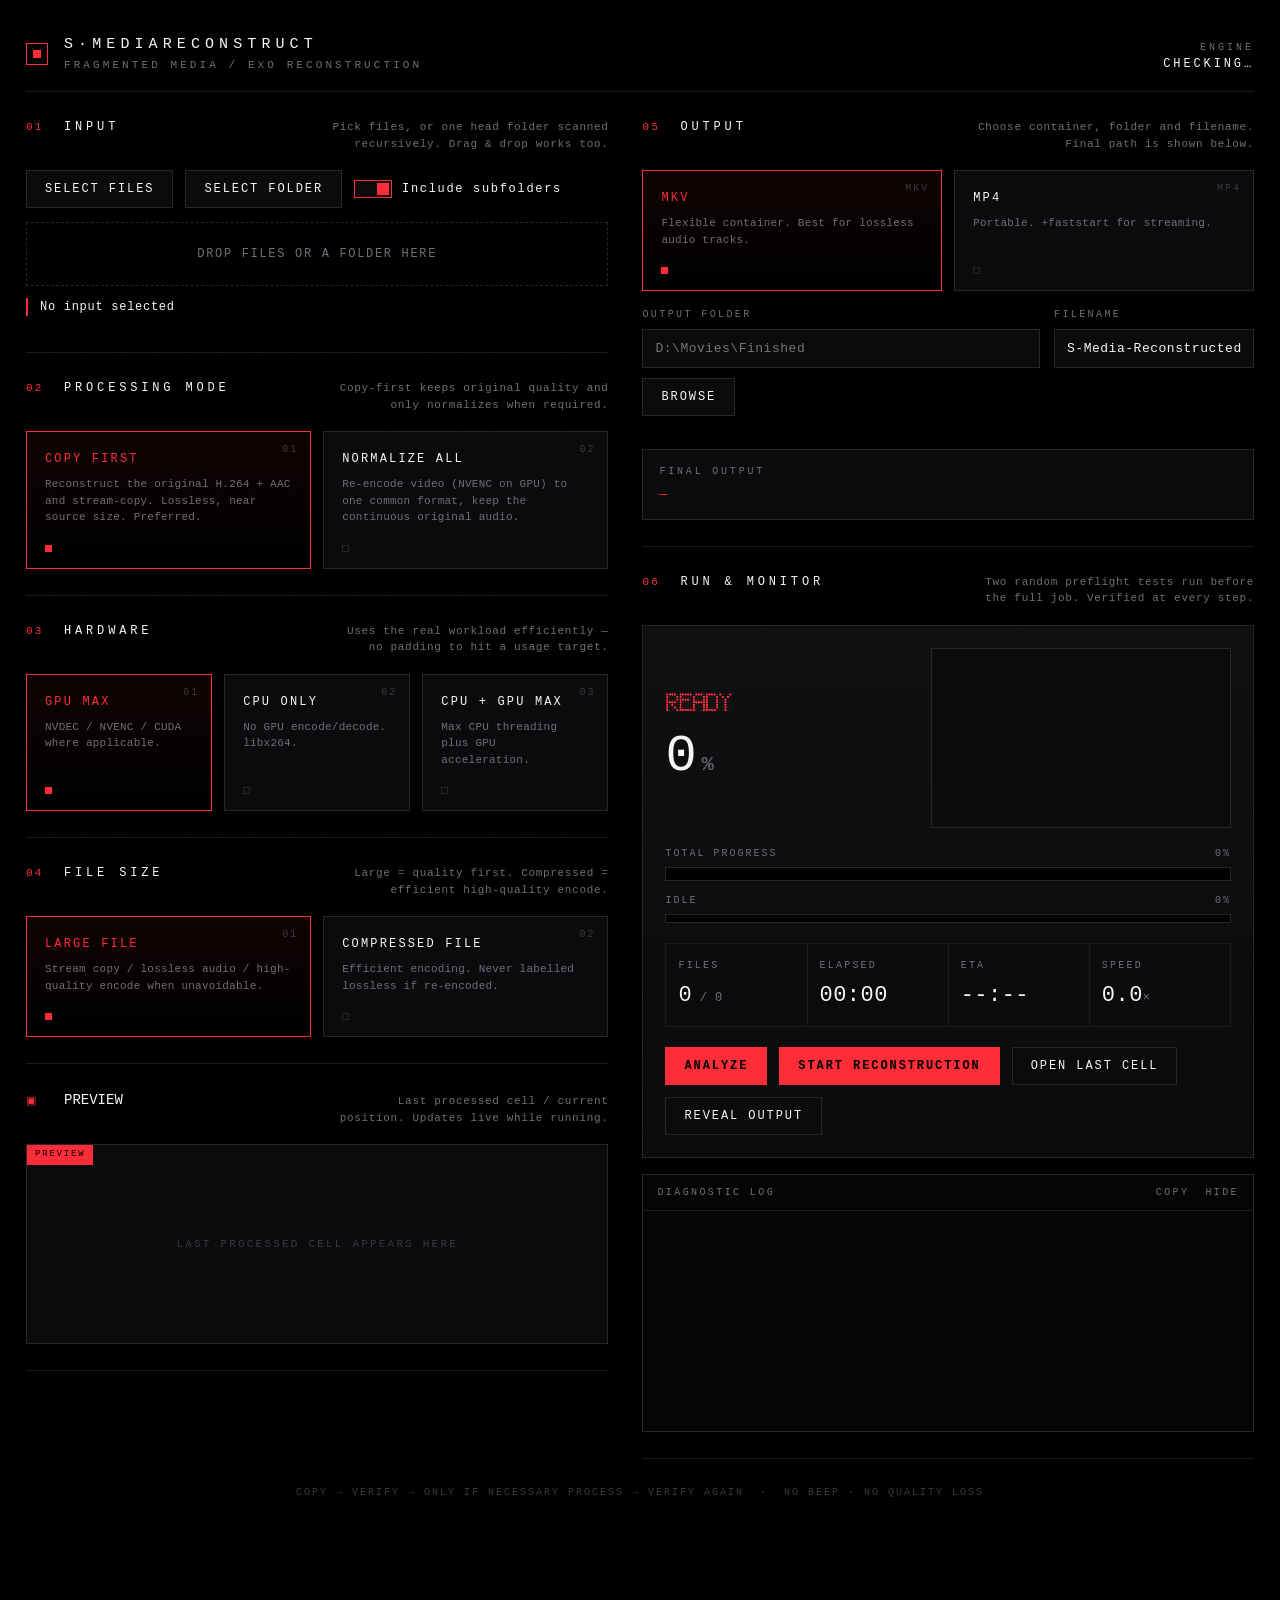
<file: SMediaReconstruct/src/ui/index.html>
<!DOCTYPE html>
<html lang="en">
<head>
<meta charset="utf-8" />
<meta name="viewport" content="width=device-width, initial-scale=1" />
<title>S-MediaReconstruct</title>
<style>
  :root{
    --void:#000000;
    --panel:#0b0b0d;
    --panel2:#101013;
    --line:#1c1c20;
    --line2:#26262b;
    --ink:#f6f6f6;
    --mute:#6f6f78;
    --dim:#3a3a40;
    --red:#ff2d37;
    --red-dim:#5c1116;
    --tick:#d8d8d8;
    --mono:"Ndot 57","Ndot","Space Mono",ui-monospace,"Cascadia Mono","Consolas",monospace;
  }
  *{box-sizing:border-box}
  html,body{margin:0;padding:0;background:var(--void);color:var(--ink);
    font-family:var(--mono);font-size:14px;line-height:1.5;-webkit-font-smoothing:antialiased;}
  body{overflow-y:scroll;overflow-x:hidden;}
  ::selection{background:var(--red);color:#000}
  #grid{position:fixed;inset:0;z-index:0;opacity:.5;pointer-events:none}
  .wrap{position:relative;z-index:1;max-width:1560px;margin:0 auto;padding:0 26px 120px}
  .cols{display:grid;grid-template-columns:minmax(0,1fr) minmax(0,1.05fr);gap:34px;align-items:start}
  .col{min-width:0}
  @media(max-width:1080px){.cols{grid-template-columns:1fr;gap:0}}

  /* ---- header ---- */
  header{display:flex;align-items:flex-end;justify-content:space-between;
    padding:34px 0 18px;border-bottom:1px solid var(--line)}
  .brand{display:flex;align-items:center;gap:16px}
  .glyph{width:22px;height:22px;border:1px solid var(--red);position:relative}
  .glyph::after{content:"";position:absolute;inset:6px;background:var(--red);
    animation:beat 2.4s steps(2,end) infinite}
  @keyframes beat{0%,70%{opacity:1}71%,100%{opacity:.25}}
  .brand h1{font-size:15px;letter-spacing:.34em;margin:0;font-weight:400;text-transform:uppercase}
  .brand .sub{color:var(--mute);font-size:11px;letter-spacing:.28em}
  .headstat{text-align:right}
  .headstat .k{color:var(--mute);font-size:10px;letter-spacing:.3em}
  .headstat .v{color:var(--ink);font-size:12px;letter-spacing:.24em}
  .headstat .warn{color:var(--red)}

  /* ---- section ---- */
  section{border-bottom:1px solid var(--line);padding:26px 0}
  .shead{display:flex;align-items:baseline;gap:14px;margin-bottom:18px}
  .idx{color:var(--red);font-size:11px;letter-spacing:.2em;min-width:24px}
  .stitle{font-size:12px;letter-spacing:.32em;text-transform:uppercase;color:var(--ink)}
  .snote{color:var(--mute);font-size:11px;letter-spacing:.06em;margin-left:auto;text-align:right;max-width:48%}

  /* ---- buttons ---- */
  .btn{font-family:var(--mono);background:var(--panel);color:var(--ink);
    border:1px solid var(--line2);padding:11px 18px;letter-spacing:.16em;font-size:12px;
    text-transform:uppercase;cursor:pointer;transition:border-color .12s,background .12s,color .12s;
    user-select:none}
  .btn:hover{border-color:var(--ink)}
  .btn:active{transform:translateY(1px)}
  .btn[disabled]{opacity:.32;cursor:not-allowed}
  .btn.red{background:var(--red);border-color:var(--red);color:#000;font-weight:700}
  .btn.red:hover{background:#ff4a52;border-color:#ff4a52}
  .btn.ghostred{border-color:var(--red);color:var(--red)}
  .btn.ghostred:hover{background:var(--red);color:#000}
  .row{display:flex;gap:12px;flex-wrap:wrap;align-items:center}

  /* ---- dropzone ---- */
  .drop{border:1px dashed var(--line2);padding:22px;margin-top:14px;text-align:center;
    color:var(--mute);letter-spacing:.14em;font-size:12px;transition:border-color .15s,color .15s}
  .drop.hot{border-color:var(--red);color:var(--ink)}
  .inputlabel{margin-top:12px;color:var(--ink);font-size:12px;letter-spacing:.06em;
    border-left:2px solid var(--red);padding-left:12px;min-height:18px}

  /* ---- toggle ---- */
  .toggle{display:inline-flex;align-items:center;gap:10px;cursor:pointer;user-select:none}
  .sw{width:38px;height:18px;border:1px solid var(--line2);position:relative;background:var(--panel)}
  .sw::after{content:"";position:absolute;top:2px;left:2px;width:12px;height:12px;background:var(--mute);
    transition:transform .16s,background .16s}
  .toggle.on .sw{border-color:var(--red)}
  .toggle.on .sw::after{transform:translateX(20px);background:var(--red)}
  .toggle .lab{font-size:12px;letter-spacing:.14em;color:var(--mute)}
  .toggle.on .lab{color:var(--ink)}

  /* ---- option cards ---- */
  .opts{display:grid;grid-template-columns:repeat(3,1fr);gap:12px}
  .opts.two{grid-template-columns:repeat(2,1fr)}
  .opt{border:1px solid var(--line2);background:var(--panel);padding:18px 18px 42px;cursor:pointer;
    transition:border-color .12s,background .12s;position:relative;min-height:92px}
  .opt:hover{border-color:var(--line2)}
  .opt .num{position:absolute;top:10px;right:12px;color:var(--dim);font-size:10px;letter-spacing:.2em}
  .opt .ot{font-size:12px;letter-spacing:.18em;text-transform:uppercase;margin-bottom:8px}
  .opt .od{color:var(--mute);font-size:11px;letter-spacing:.02em;line-height:1.5}
  .opt.sel{border-color:var(--red);background:linear-gradient(180deg,rgba(255,45,55,.06),transparent)}
  .opt.sel .ot{color:var(--red)}
  .opt .dotmark{position:absolute;bottom:16px;left:18px;width:7px;height:7px;border:1px solid var(--line2)}
  .opt.sel .dotmark{background:var(--red);border-color:var(--red)}

  /* ---- fields ---- */
  .field{display:flex;flex-direction:column;gap:7px}
  .field .fl{color:var(--mute);font-size:10px;letter-spacing:.24em;text-transform:uppercase}
  input[type=text]{font-family:var(--mono);background:var(--panel);border:1px solid var(--line2);
    color:var(--ink);padding:11px 12px;font-size:13px;letter-spacing:.04em;width:100%}
  input[type=text]:focus{outline:none;border-color:var(--red)}
  .grid2{display:grid;grid-template-columns:1fr 200px;gap:14px}
  .finalout{margin-top:16px;border:1px solid var(--line2);background:var(--panel);padding:14px 16px}
  .finalout .k{color:var(--mute);font-size:10px;letter-spacing:.28em}
  .finalout .p{color:var(--red);font-size:13px;letter-spacing:.02em;word-break:break-all;margin-top:6px}

  /* ---- console / hero ---- */
  .console{border:1px solid var(--line2);background:linear-gradient(180deg,var(--panel2),var(--panel));
    padding:22px;position:relative;overflow:hidden}
  .console .scan{position:absolute;left:0;right:0;height:1px;background:linear-gradient(90deg,transparent,var(--red),transparent);
    top:0;opacity:.0}
  .running .console .scan{animation:scan 2.6s linear infinite;opacity:.7}
  @keyframes scan{0%{top:0}100%{top:100%}}
  .statline{display:flex;align-items:center;justify-content:space-between;gap:20px;flex-wrap:wrap}
  .console-top{display:flex;gap:26px;align-items:center}
  .console-top .cleft{display:flex;flex-direction:column;justify-content:center;gap:16px;min-width:0;flex:1 1 auto}
  .console-top .cleft .statline{flex-direction:column;align-items:flex-start;gap:16px}
  #statusMatrix{width:100%;max-width:600px;height:auto;display:block}
  .console-top .steps{flex:0 0 300px;max-width:320px;margin-top:0;align-self:stretch;overflow:auto;min-height:180px}
  @media(max-width:640px){.console-top{flex-direction:column;align-items:stretch}.console-top .steps{flex-basis:auto;max-width:100%}}
  .pct{font-size:52px;letter-spacing:.02em;line-height:1;font-variant-numeric:tabular-nums}
  .pct .u{font-size:20px;color:var(--mute);margin-left:4px}

  .bars{margin-top:18px;display:flex;flex-direction:column;gap:12px}
  .barrow{display:flex;flex-direction:column;gap:6px}
  .barhead{display:flex;justify-content:space-between;color:var(--mute);font-size:10px;letter-spacing:.2em}
  .bar{height:14px;border:1px solid var(--line2);position:relative;background:var(--void)}
  .bar.sub{height:9px}
  .bar .fill{position:absolute;inset:0 100% 0 0;background:var(--red);width:0;transition:width .35s cubic-bezier(.2,.7,.2,1)}
  .bar.sub .fill{background:repeating-linear-gradient(90deg,var(--red) 0,var(--red) 6px,#c11f27 6px,#c11f27 12px)}
  .bar .ticks{position:absolute;inset:0;background-image:repeating-linear-gradient(90deg,transparent 0,transparent calc(2% - 1px),var(--void) calc(2% - 1px),var(--void) 2%);pointer-events:none;opacity:.5}
  .barlabel{display:flex;justify-content:space-between;color:var(--mute);font-size:10px;letter-spacing:.2em;margin-top:8px}
  .hw{color:var(--mute);font-size:10px;letter-spacing:.08em}
  .recents{display:flex;flex-wrap:wrap;gap:8px;margin-top:10px}
  .recents .rlab{color:var(--mute);font-size:10px;letter-spacing:.2em;align-self:center}
  .chip{font-family:var(--mono);background:var(--panel);border:1px solid var(--line2);color:var(--mute);
    font-size:11px;letter-spacing:.02em;padding:6px 10px;cursor:pointer;max-width:100%;white-space:nowrap;
    overflow:hidden;text-overflow:ellipsis;transition:border-color .15s,color .15s}
  .chip:hover{border-color:var(--red);color:var(--ink)}

  .stats{display:grid;grid-template-columns:repeat(4,1fr);gap:1px;background:var(--line);margin-top:20px;border:1px solid var(--line)}
  .stat{background:var(--panel);padding:14px 12px}
  .stat .sl{color:var(--mute);font-size:10px;letter-spacing:.22em}
  .stat .sv{font-size:22px;letter-spacing:.02em;margin-top:6px;font-variant-numeric:tabular-nums}
  .stat .sv small{font-size:12px;color:var(--mute)}

  .runrow{display:flex;gap:12px;margin-top:20px;flex-wrap:wrap}
  .runrow .btn{flex:0 0 auto}
  #cancelBtn{display:none}
  .running #cancelBtn{display:inline-block}
  .running #startBtn,.running #analyzeBtn{display:none}

  /* ---- preview + steps ---- */
  .grid-mon{display:grid;grid-template-columns:1fr;gap:18px;margin-top:20px}
  @media(max-width:820px){.opts{grid-template-columns:1fr}.grid2{grid-template-columns:1fr}}
  .preview{border:1px solid var(--line2);background:var(--panel);min-height:200px;position:relative;display:flex;align-items:center;justify-content:center;overflow:hidden}
  .preview img{width:100%;display:block}
  .preview .ph{color:var(--dim);font-size:11px;letter-spacing:.2em}
  .preview .tag{position:absolute;top:0;left:0;background:var(--red);color:#000;font-size:9px;letter-spacing:.2em;padding:3px 8px}
  .preview.live .tag::after{content:" ● LIVE"}

  .steps{border:1px solid var(--line2);background:var(--panel);padding:6px 0}
  .stepitem{display:flex;align-items:center;gap:12px;padding:9px 16px;border-bottom:1px solid var(--line);color:var(--mute);font-size:11px;letter-spacing:.14em}
  .stepitem:last-child{border-bottom:0}
  .stepdot{width:8px;height:8px;border:1px solid var(--line2);flex:0 0 auto}
  .stepitem.active{color:var(--ink)}
  .stepitem.active .stepdot{background:var(--red);border-color:var(--red);animation:pulse 1s ease-in-out infinite}
  @keyframes pulse{0%,100%{box-shadow:0 0 0 0 rgba(255,45,55,.5)}50%{box-shadow:0 0 0 5px rgba(255,45,55,0)}}
  .stepitem.done{color:var(--ink)}
  .stepitem.done .stepdot{background:var(--tick);border-color:var(--tick)}
  .stepitem.fail .stepdot{background:var(--red);border-color:var(--red)}
  .stepitem .stx{margin-left:auto;color:var(--dim);font-size:10px;letter-spacing:.2em}
  .stepitem.done .stx{color:var(--tick)}

  /* ---- beep readout ---- */
  .beepgrid{display:grid;grid-template-columns:repeat(5,1fr);gap:1px;background:var(--line);border:1px solid var(--line);margin-top:14px}
  .beepcell{background:var(--panel);padding:12px}
  .beepcell .bl{color:var(--mute);font-size:9px;letter-spacing:.18em}
  .beepcell .bv{font-size:20px;margin-top:4px;font-variant-numeric:tabular-nums}
  .beepcell.zero .bv{color:var(--tick)}
  .beepcell.bad .bv{color:var(--red)}

  /* ---- log ---- */
  .logwrap{margin-top:16px;border:1px solid var(--line2);background:#050506}
  .loghead{display:flex;align-items:center;justify-content:space-between;padding:10px 14px;border-bottom:1px solid var(--line);color:var(--mute);font-size:10px;letter-spacing:.24em;cursor:default}
  .logacts{display:flex;gap:16px}
  .logacts #logCopy,.logacts #logToggle{cursor:pointer;transition:color .15s}
  .logacts #logCopy:hover,.logacts #logToggle:hover{color:var(--red)}
  #log{height:220px;overflow:auto;padding:12px 14px;font-size:11.5px;line-height:1.65;color:#c8c8cf;white-space:pre-wrap;word-break:break-word}
  #log .cmd{color:var(--mute)}
  #log .err{color:var(--red)}
  .logwrap.collapsed #log{display:none}

  /* ---- error panel ---- */
  .errpanel{display:none;border:1px solid var(--red);background:linear-gradient(180deg,rgba(255,45,55,.06),transparent);padding:20px;margin-top:20px}
  .errpanel.show{display:block}
  .errpanel h3{margin:0 0 6px;color:var(--red);font-size:13px;letter-spacing:.24em}
  .errpanel .estage{color:var(--mute);font-size:11px;letter-spacing:.2em}
  .errpanel .emsg{margin:12px 0;color:var(--ink);font-size:12px;white-space:pre-wrap;max-height:180px;overflow:auto;border-left:2px solid var(--red);padding-left:12px}
  .errpanel .erow{display:flex;gap:10px;flex-wrap:wrap;margin-top:8px}

  .toast{position:fixed;bottom:22px;left:50%;transform:translateX(-50%) translateY(20px);
    background:var(--panel);border:1px solid var(--red);color:var(--ink);padding:12px 18px;
    font-size:12px;letter-spacing:.1em;z-index:20;opacity:0;transition:opacity .2s,transform .2s;pointer-events:none}
  .toast.show{opacity:1;transform:translateX(-50%) translateY(0)}

  .foot{color:var(--dim);font-size:10px;letter-spacing:.2em;text-align:center;padding-top:26px}
  @media(prefers-reduced-motion:reduce){*{animation:none!important;transition:none!important}}
</style>
</head>
<body>
<canvas id="grid"></canvas>
<div class="wrap">

  <header>
    <div class="brand">
      <div class="glyph"></div>
      <div>
        <h1>S&middot;MediaReconstruct</h1>
        <div class="sub">FRAGMENTED MEDIA / EXO RECONSTRUCTION</div>
      </div>
    </div>
    <div class="headstat">
      <div class="k">ENGINE</div>
      <div class="v" id="engineState">CHECKING&hellip;</div>
    </div>
  </header>

  <div class="cols">
  <div class="col col-left">
  <!-- 01 INPUT -->
  <section>
    <div class="shead"><span class="idx">01</span><span class="stitle">Input</span>
      <span class="snote">Pick files, or one head folder scanned recursively. Drag &amp; drop works too.</span></div>
    <div class="row">
      <button class="btn" id="pickFiles">Select files</button>
      <button class="btn" id="pickFolder">Select folder</button>
      <label class="toggle on" id="recurseToggle"><span class="sw"></span><span class="lab">Include subfolders</span></label>
    </div>
    <div class="drop" id="dropzone">DROP FILES OR A FOLDER HERE</div>
    <div class="inputlabel" id="inputLabel">No input selected</div>
    <div class="recents" id="recentInputs"></div>
  </section>

  <!-- 02 PROCESSING MODE -->
  <section>
    <div class="shead"><span class="idx">02</span><span class="stitle">Processing mode</span>
      <span class="snote">Copy-first keeps original quality and only normalizes when required.</span></div>
    <div class="opts two" id="qualityOpts">
      <div class="opt sel" data-v="copy_first"><span class="num">01</span><div class="ot">Copy first</div><div class="od">Reconstruct the original H.264 + AAC and stream-copy. Lossless, near source size. Preferred.</div><div class="dotmark"></div></div>
      <div class="opt" data-v="normalize_all"><span class="num">02</span><div class="ot">Normalize all</div><div class="od">Re-encode video (NVENC on GPU) to one common format, keep the continuous original audio.</div><div class="dotmark"></div></div>
    </div>
  </section>

  <!-- 03 HARDWARE -->
  <section>
    <div class="shead"><span class="idx">03</span><span class="stitle">Hardware</span>
      <span class="snote">Uses the real workload efficiently — no padding to hit a usage target.</span></div>
    <div class="opts" id="hardwareOpts">
      <div class="opt sel" data-v="gpu_max"><span class="num">01</span><div class="ot">GPU max</div><div class="od">NVDEC / NVENC / CUDA where applicable.</div><div class="dotmark"></div></div>
      <div class="opt" data-v="cpu_only"><span class="num">02</span><div class="ot">CPU only</div><div class="od">No GPU encode/decode. libx264.</div><div class="dotmark"></div></div>
      <div class="opt" data-v="cpu_gpu_max"><span class="num">03</span><div class="ot">CPU + GPU max</div><div class="od">Max CPU threading plus GPU acceleration.</div><div class="dotmark"></div></div>
    </div>
  </section>

  <!-- 04 FILE SIZE -->
  <section>
    <div class="shead"><span class="idx">04</span><span class="stitle">File size</span>
      <span class="snote">Large = quality first. Compressed = efficient high-quality encode.</span></div>
    <div class="opts two" id="sizeOpts">
      <div class="opt sel" data-v="large"><span class="num">01</span><div class="ot">Large file</div><div class="od">Stream copy / lossless audio / high-quality encode when unavoidable.</div><div class="dotmark"></div></div>
      <div class="opt" data-v="compressed"><span class="num">02</span><div class="ot">Compressed file</div><div class="od">Efficient encoding. Never labelled lossless if re-encoded.</div><div class="dotmark"></div></div>
    </div>
  </section>

  <section>
    <div class="shead"><span class="idx">▣</span> PREVIEW
      <span class="snote">Last processed cell / current position. Updates live while running.</span></div>
    <div class="preview" id="preview"><span class="tag">PREVIEW</span><span class="ph">LAST PROCESSED CELL APPEARS HERE</span></div>
  </section>
  </div><!-- /col-left -->
  <div class="col col-right">
  <!-- 05 OUTPUT -->
  <section>
    <div class="shead"><span class="idx">05</span><span class="stitle">Output</span>
      <span class="snote">Choose container, folder and filename. Final path is shown below.</span></div>
    <div class="opts two" id="formatOpts" style="margin-bottom:16px">
      <div class="opt sel" data-v="mkv"><span class="num">MKV</span><div class="ot">MKV</div><div class="od">Flexible container. Best for lossless audio tracks.</div><div class="dotmark"></div></div>
      <div class="opt" data-v="mp4"><span class="num">MP4</span><div class="ot">MP4</div><div class="od">Portable. +faststart for streaming.</div><div class="dotmark"></div></div>
    </div>
    <div class="grid2">
      <div class="field"><span class="fl">Output folder</span>
        <div class="row" style="gap:10px"><input type="text" id="outFolder" placeholder="D:\Movies\Finished"><button class="btn" id="pickOut">Browse</button></div>
        <div class="recents" id="recentOutputs"></div>
      </div>
      <div class="field"><span class="fl">Filename</span><input type="text" id="outName" value="S-Media-Reconstructed"></div>
    </div>
    <div class="finalout"><div class="k">FINAL OUTPUT</div><div class="p" id="finalPath">&mdash;</div></div>
  </section>

  <!-- 06 RUN -->
  <section class="idle" id="runSection">
    <div class="shead"><span class="idx">06</span><span class="stitle">Run &amp; monitor</span>
      <span class="snote">Two random preflight tests run before the full job. Verified at every step.</span></div>

    <div class="console" id="console">
      <div class="scan"></div>
      <div class="console-top">
        <div class="cleft">
          <div class="statline">
            <canvas id="statusMatrix" width="640" height="60"></canvas>
            <div class="pct"><span id="pctNum">0</span><span class="u">%</span></div>
          </div>
        </div>
        <div class="steps" id="steps"></div>
      </div>
      <div class="bars">
        <div class="barrow">
          <div class="barhead"><span>TOTAL PROGRESS</span><span id="totalPct">0%</span></div>
          <div class="bar"><div class="fill" id="barFillTotal"></div><div class="ticks"></div></div>
        </div>
        <div class="barrow">
          <div class="barhead"><span id="stageName">IDLE</span><span id="stagePct">0%</span></div>
          <div class="bar sub"><div class="fill" id="barFillStage"></div><div class="ticks"></div></div>
        </div>
      </div>

      <div class="stats">
        <div class="stat"><div class="sl">FILES</div><div class="sv"><span id="stFiles">0</span><small> / <span id="stTotal">0</span></small></div></div>
        <div class="stat"><div class="sl">ELAPSED</div><div class="sv" id="stElapsed">00:00</div></div>
        <div class="stat"><div class="sl">ETA</div><div class="sv" id="stEta">--:--</div></div>
        <div class="stat"><div class="sl">SPEED</div><div class="sv"><span id="stSpeed">0.0</span><small>×</small></div></div>
      </div>

      <div class="runrow">
        <button class="btn red" id="analyzeBtn">Analyze</button>
        <button class="btn red" id="startBtn">Start reconstruction</button>
        <button class="btn ghostred" id="cancelBtn">Cancel operation</button>
        <button class="btn" id="previewBtn">Open last cell</button>
        <button class="btn" id="revealBtn">Reveal output</button>
      </div>
    </div>

    <div class="beepgrid" id="beepGrid" style="display:none">
      <div class="beepcell"><div class="bl">SCANNED</div><div class="bv" id="bScanned">0</div></div>
      <div class="beepcell"><div class="bl">CLEAN</div><div class="bv" id="bClean">0</div></div>
      <div class="beepcell"><div class="bl">SUSPICIOUS</div><div class="bv" id="bSusp">0</div></div>
      <div class="beepcell"><div class="bl">REPAIRED</div><div class="bv" id="bRep">0</div></div>
      <div class="beepcell zero"><div class="bl">REMAINING</div><div class="bv" id="bRem">0</div></div>
    </div>

    <div class="errpanel" id="errPanel">
      <h3>PROCESSING FAILED</h3>
      <div class="estage">STAGE: <span id="errStage">&mdash;</span></div>
      <div class="emsg" id="errMsg"></div>
      <div class="erow">
        <button class="btn ghostred" id="errCopy">Copy error</button>
        <button class="btn" id="errSave">Save log</button>
        <button class="btn red" id="errRetry">Retry</button>
        <button class="btn" id="errModify">Modify options</button>
        <button class="btn" id="errDismiss">Dismiss</button>
      </div>
    </div>

    <div class="logwrap" id="logWrap">
      <div class="loghead" id="logHead"><span>DIAGNOSTIC LOG</span>
        <span class="logacts"><span id="logCopy">COPY</span><span id="logToggle">HIDE</span></span></div>
      <div id="log"></div>
    </div>
  </section>

  </div><!-- /col-right -->
  </div><!-- /cols -->

  <div class="foot">COPY &rarr; VERIFY &rarr; ONLY IF NECESSARY PROCESS &rarr; VERIFY AGAIN &nbsp;&middot;&nbsp; NO BEEP &middot; NO QUALITY LOSS</div>
</div>
<div class="toast" id="toast"></div>

<script>
/* ============================ dot-matrix font ============================ */
const F = { /* 5x7 patterns, rows top->bottom */
 "A":["01110","10001","10001","11111","10001","10001","10001"],
 "B":["11110","10001","11110","10001","10001","10001","11110"],
 "C":["01111","10000","10000","10000","10000","10000","01111"],
 "D":["11110","10001","10001","10001","10001","10001","11110"],
 "E":["11111","10000","11110","10000","10000","10000","11111"],
 "F":["11111","10000","11110","10000","10000","10000","10000"],
 "G":["01111","10000","10000","10111","10001","10001","01111"],
 "H":["10001","10001","11111","10001","10001","10001","10001"],
 "I":["11111","00100","00100","00100","00100","00100","11111"],
 "J":["00111","00010","00010","00010","10010","10010","01100"],
 "K":["10001","10010","11100","10010","10001","10001","10001"],
 "L":["10000","10000","10000","10000","10000","10000","11111"],
 "M":["10001","11011","10101","10101","10001","10001","10001"],
 "N":["10001","11001","10101","10011","10001","10001","10001"],
 "O":["01110","10001","10001","10001","10001","10001","01110"],
 "P":["11110","10001","10001","11110","10000","10000","10000"],
 "Q":["01110","10001","10001","10001","10101","10010","01101"],
 "R":["11110","10001","10001","11110","10100","10010","10001"],
 "S":["01111","10000","10000","01110","00001","00001","11110"],
 "T":["11111","00100","00100","00100","00100","00100","00100"],
 "U":["10001","10001","10001","10001","10001","10001","01110"],
 "V":["10001","10001","10001","10001","10001","01010","00100"],
 "W":["10001","10001","10001","10101","10101","11011","10001"],
 "X":["10001","01010","00100","00100","00100","01010","10001"],
 "Y":["10001","01010","00100","00100","00100","00100","00100"],
 "Z":["11111","00010","00100","01000","10000","10000","11111"],
 "0":["01110","10011","10101","10101","11001","10001","01110"],
 "1":["00100","01100","00100","00100","00100","00100","01110"],
 "2":["01110","10001","00001","00110","01000","10000","11111"],
 "3":["11111","00010","00100","00010","00001","10001","01110"],
 "4":["00010","00110","01010","10010","11111","00010","00010"],
 "5":["11111","10000","11110","00001","00001","10001","01110"],
 "6":["00110","01000","10000","11110","10001","10001","01110"],
 "7":["11111","00001","00010","00100","01000","01000","01000"],
 "8":["01110","10001","10001","01110","10001","10001","01110"],
 "9":["01110","10001","10001","01111","00001","00010","01100"],
 " ":["00000","00000","00000","00000","00000","00000","00000"],
 "-":["00000","00000","00000","11111","00000","00000","00000"],
 ".":["00000","00000","00000","00000","00000","01100","01100"],
 "/":["00001","00010","00100","00100","01000","10000","10000"],
 ":":["00000","01100","01100","00000","01100","01100","00000"]
};
const mx = document.getElementById('statusMatrix');
const mctx = mx.getContext('2d');
let matrixWord = "", matrixReveal = 1, matrixTimer = null;
function drawMatrix(word){
  word = (word||"").toUpperCase();
  const dot=5, gap=2, cw=5*dot+3*gap, advance=cw*0.62+(dot+gap), chH=7*dot;
  const wordW=Math.max(1, word.length*advance);
  // Scale the glyphs up to fill the canvas height (prominent, consistent size
  // for short and long words alike) while never exceeding the width or clipping.
  const scale=Math.max(0.6, Math.min((mx.width-16)/wordW, (mx.height-6)/chH, 1.35));
  mctx.clearRect(0,0,mx.width,mx.height);
  const y0=(mx.height-chH*scale)/2;
  const total=word.length, shown=Math.ceil(total*matrixReveal);
  let x=6;
  for(let ci=0;ci<word.length;ci++){
    const pat=F[word[ci]]||F[" "];
    const lit = ci<shown;
    for(let r=0;r<7;r++)for(let c=0;c<5;c++){
      const on=pat[r][c]==="1";
      mctx.fillStyle = on ? (lit? "#ff2d37":"#3a0d10") : "rgba(255,255,255,0.04)";
      mctx.beginPath();
      mctx.arc(x+c*dot*scale, y0+r*dot*scale, dot*0.42*scale, 0, 6.283);
      mctx.fill();
    }
    x += advance*scale;
  }
}
function setStatus(word){
  if(word===matrixWord){drawMatrix(word);return;}
  matrixWord=word; matrixReveal=0;
  if(matrixTimer) cancelAnimationFrame(matrixTimer);
  const step=()=>{ matrixReveal=Math.min(1,matrixReveal+0.14); drawMatrix(matrixWord);
    if(matrixReveal<1) matrixTimer=requestAnimationFrame(step); };
  step();
}

/* ============================ dot grid bg =============================== */
const gc=document.getElementById('grid'), gctx=gc.getContext('2d');
let gdots=[];
function sizeGrid(){ gc.width=innerWidth; gc.height=innerHeight; gdots=[];
  const s=34; for(let y=s/2;y<gc.height;y+=s)for(let x=s/2;x<gc.width;x+=s)
    gdots.push({x,y,p:Math.random()*6.28}); }
function drawGrid(t){ gctx.clearRect(0,0,gc.width,gc.height);
  for(const d of gdots){ const a=0.05+0.05*Math.sin(t/1400+d.p);
    gctx.fillStyle="rgba(255,255,255,"+a+")"; gctx.fillRect(d.x,d.y,1.4,1.4);}
  requestAnimationFrame(drawGrid); }
addEventListener('resize',sizeGrid); sizeGrid();
if(!matchMedia('(prefers-reduced-motion:reduce)').matches) requestAnimationFrame(drawGrid);

/* ============================ state + helpers =========================== */
const cfg={quality:"copy_first",hardware:"gpu_max",size:"large",format:"mkv",recursive:true,
  outFolder:"",outName:"S-Media-Reconstructed"};
const $=id=>document.getElementById(id);
let running=false, hasInput=false;
function toast(msg){const t=$('toast');t.textContent=msg;t.classList.add('show');
  clearTimeout(t._h);t._h=setTimeout(()=>t.classList.remove('show'),2600);}
function api(){return (window.pywebview&&window.pywebview.api)||null;}

/* smooth number tween */
function tween(el,to,fmt){ to=+to||0; const from=+el._v||0; el._v=to;
  const t0=performance.now(),d=350;
  function fr(now){ const k=Math.min(1,(now-t0)/d); const e=1-Math.pow(1-k,3);
    const val=from+(to-from)*e; el.textContent=fmt?fmt(val):Math.round(val);
    if(k<1)requestAnimationFrame(fr);} requestAnimationFrame(fr);}
const mmss=v=>{v=Math.max(0,Math.round(v));const h=Math.floor(v/3600),m=Math.floor(v%3600/60),s=v%60;
  return h?`${p2(h)}:${p2(m)}:${p2(s)}`:`${p2(m)}:${p2(s)}`;};
const p2=n=>String(n).padStart(2,'0');
/* human duration with explicit units so seconds/minutes/hours are unambiguous */
function dur(v){ v=Math.max(0,Math.round(v)); const h=Math.floor(v/3600),m=Math.floor(v%3600/60),s=v%60;
  if(h) return h+'h '+p2(m)+'m'; if(m) return m+'m '+p2(s)+'s'; return s+'s'; }
/* ETA from a smoothed progress rate (reacts to the current step's real speed) */
let etaState={t:0,ov:0,rate:0};
function resetEta(){ etaState={t:0,ov:0,rate:0}; }
function updateEta(overall){ overall=Math.max(0,Math.min(100,overall||0));
  const now=performance.now()/1000;
  if(etaState.t){ const dt=now-etaState.t, dov=overall-etaState.ov;
    if(dt>=0.25){ if(dov>=0){ const inst=dov/dt; etaState.rate=etaState.rate?etaState.rate*0.6+inst*0.4:inst; }
      etaState.t=now; etaState.ov=overall; } }
  else { etaState.t=now; etaState.ov=overall; }
  if(overall>=100) return 0;
  if(etaState.rate>1e-4) return (100-overall)/etaState.rate;
  return null;
}

/* ============================ option groups ============================= */
function wireOpts(wrapId,key,after){
  const w=$(wrapId);
  w.querySelectorAll('.opt').forEach(o=>o.addEventListener('click',()=>{
    if(running)return;
    w.querySelectorAll('.opt').forEach(x=>x.classList.remove('sel'));
    o.classList.add('sel'); cfg[key]=o.dataset.v; after&&after(); refreshOutput();
  }));
}
wireOpts('qualityOpts','quality');
wireOpts('hardwareOpts','hardware');
wireOpts('sizeOpts','size');
wireOpts('formatOpts','format');
function selFormat(v){const w=$('formatOpts');w.querySelectorAll('.opt').forEach(x=>
  x.classList.toggle('sel',x.dataset.v===v));cfg.format=v;}

/* recurse toggle */
$('recurseToggle').addEventListener('click',()=>{ if(running)return;
  const t=$('recurseToggle');t.classList.toggle('on');cfg.recursive=t.classList.contains('on');});

/* text fields */
$('outFolder').addEventListener('input',e=>{cfg.outFolder=e.target.value;refreshOutput();});
$('outName').addEventListener('input',e=>{cfg.outName=e.target.value;refreshOutput();});

/* ============================ input pickers ============================= */
$('pickFiles').addEventListener('click',async()=>{const a=api();if(!a)return;
  const r=await a.pick_files(); if(r&&r.ok){hasInput=true;$('inputLabel').textContent=r.label;toast(r.label);renderRecents();}});
$('pickFolder').addEventListener('click',async()=>{const a=api();if(!a)return;
  const r=await a.pick_folder(); if(r&&r.ok){hasInput=true;$('inputLabel').textContent=r.label;toast('Folder selected');renderRecents();}});
$('pickOut').addEventListener('click',async()=>{const a=api();if(!a)return;
  const r=await a.pick_output_folder(); if(r&&r.ok){$('outFolder').value=r.path;cfg.outFolder=r.path;refreshOutput();renderRecents();}});

/* drag & drop */
const dz=$('dropzone');
['dragenter','dragover'].forEach(ev=>document.addEventListener(ev,e=>{e.preventDefault();dz.classList.add('hot');}));
['dragleave','drop'].forEach(ev=>document.addEventListener(ev,e=>{e.preventDefault();if(ev!=='drop')dz.classList.remove('hot');}));
document.addEventListener('drop',async e=>{ dz.classList.remove('hot'); const a=api();if(!a)return;
  const paths=[]; if(e.dataTransfer&&e.dataTransfer.files){for(const f of e.dataTransfer.files){if(f.path)paths.push(f.path);}}
  if(!paths.length){toast('Use Select files / folder for this source');return;}
  const r=await a.set_dropped(paths); if(r&&r.ok){hasInput=true;$('inputLabel').textContent=r.label;toast('Input set from drop');renderRecents();}});

/* ============================ output preview =========================== */
let outTimer=null;
function refreshOutput(){ clearTimeout(outTimer); outTimer=setTimeout(async()=>{
  const a=api();if(!a){$('finalPath').textContent=(cfg.outFolder||'…')+'\\'+cfg.outName+'.'+cfg.format;return;}
  const r=await a.resolve_output(cfg);
  $('finalPath').textContent = r&&r.ok ? (r.path+(r.exists?'   (will be replaced)':'')) : (r&&r.error||'—');
},120);}

/* ============================ run controls ============================= */
$('analyzeBtn').addEventListener('click',async()=>{ if(!guard())return; const a=api();
  resetMonitor(); setRunning(true); const r=await a.analyze(cfg); if(r&&!r.ok){setRunning(false);toast(r.error);} });
$('startBtn').addEventListener('click',async()=>{ if(!guard())return; const a=api();
  resetMonitor(); setRunning(true); const r=await a.start(cfg); if(r&&!r.ok){setRunning(false);toast(r.error);} else {renderRecents();} });
$('cancelBtn').addEventListener('click',async()=>{const a=api();if(a){await a.cancel();toast('Cancelling…');}});
$('previewBtn').addEventListener('click',async()=>{const a=api();if(a){const r=await a.play_preview();if(r&&!r.ok)toast(r.error);}});
$('revealBtn').addEventListener('click',async()=>{const a=api();if(a){const r=await a.reveal_output();if(r&&!r.ok)toast(r.error);}});

function guard(){ if(running){toast('A job is already running');return false;}
  if(!hasInput){toast('Select input first');return false;}
  if(!cfg.outFolder){toast('Choose an output folder');return false;} return true; }
function setRunning(v){ running=v; $('runSection').classList.toggle('running',v);
  document.querySelectorAll('.opt').forEach(o=>o.style.opacity=v?.55:1); }

/* ============================ log =========================== */
const logEl=$('log'); let logBuf="";
function logLine(s){ logBuf+=s+"\n"; const div=document.createElement('div');
  if(s.startsWith('$'))div.className='cmd'; if(/error|failed|cannot|no /i.test(s))div.className='err';
  div.textContent=s; logEl.appendChild(div); logEl.scrollTop=logEl.scrollHeight;
  while(logEl.childNodes.length>800)logEl.removeChild(logEl.firstChild); }
$('logToggle').addEventListener('click',(ev)=>{ev.stopPropagation();const w=$('logWrap');w.classList.toggle('collapsed');
  $('logToggle').textContent=w.classList.contains('collapsed')?'SHOW':'HIDE';});
$('logCopy').addEventListener('click',async(ev)=>{ev.stopPropagation();
  const txt=(typeof logBuf!=='undefined'&&logBuf)||window._lastLog||$('log').textContent||'';
  toast(await copyText(txt)?'Diagnostic log copied':'Copy blocked — use Save log');});

/* ============================ steps =========================== */
const stepEl=$('steps'); const stepMap={};
function upsertStep(id,label,state){ let it=stepMap[id];
  if(!it){ it=document.createElement('div'); it.className='stepitem';
    it.innerHTML='<span class="stepdot"></span><span class="stl"></span><span class="stx"></span>';
    stepEl.appendChild(it); stepMap[id]=it; }
  it.querySelector('.stl').textContent=label;
  it.classList.remove('active','done','fail');
  if(state==='active'){it.classList.add('active');it.querySelector('.stx').textContent='RUN';}
  else if(state==='done'){it.classList.add('done');it.querySelector('.stx').textContent='OK';}
  else if(state==='fail'){it.classList.add('fail');it.querySelector('.stx').textContent='FAIL';}
}
function resetMonitor(){ stepEl.innerHTML=''; for(const k in stepMap)delete stepMap[k];
  $('beepGrid').style.display='none'; $('errPanel').classList.remove('show');
  $('preview').classList.remove('live'); $('preview').innerHTML='<span class="tag">PREVIEW</span><span class="ph">LAST PROCESSED CELL APPEARS HERE</span>';
  setBar(0,0,'IDLE'); resetEta(); tween($('stFiles'),0);tween($('stTotal'),0);
  $('stElapsed').textContent='0s';$('stEta').textContent='…';$('stSpeed').textContent='0.0'; }

/* ============================ progress =========================== */
function setBar(overall,stagePct,name){ const cl=v=>Math.max(0,Math.min(100,v||0));
  $('barFillTotal').style.width=cl(overall)+'%'; $('barFillStage').style.width=cl(stagePct)+'%';
  tween($('pctNum'),cl(overall),v=>Math.round(v)); $('totalPct').textContent=Math.round(cl(overall))+'%';
  if(name)$('stageName').textContent=name; $('stagePct').textContent=Math.round(cl(stagePct))+'%'; }

/* ============================ event bus =========================== */
window.__smr={ onEvent:function(evt){ try{handle(evt);}catch(e){console.error(e);} } };
function handle(e){
  switch(e.type){
    case 'log': logLine(e.line); break;
    case 'status': setStatus(e.value);
      if(['DONE','FAILED','CANCELLED','READY'].includes(e.value)) setRunning(false);
      if(e.value==='DONE'){$('preview').classList.remove('live');}
      break;
    case 'step': upsertStep(e.id,e.label,e.state); break;
    case 'detect': applyDetect(e.info); break;
    case 'progress':
      setBar(e.pct,e.stagePct, e.stageName || (e.stage||'').toUpperCase());
      if(e.cur!=null)tween($('stFiles'),e.cur); if(e.total!=null)tween($('stTotal'),e.total);
      if(e.elapsed!=null)$('stElapsed').textContent=dur(e.elapsed);
      { const etaSec=updateEta(e.pct);
        $('stEta').textContent = (e.pct>=100)?'0s':(etaSec!=null?dur(etaSec):'…'); }
      if(e.speed)$('stSpeed').textContent=parseFloat(e.speed).toFixed(1);
      break;
    case 'batch': tween($('stFiles'),e.cur); tween($('stTotal'),e.total); break;
    case 'preview':
      const pv=$('preview'); pv.classList.add('live');
      pv.innerHTML='<span class="tag">PREVIEW</span>'; const im=new Image(); im.src=e.dataUrl; pv.appendChild(im);
      break;
    case 'beep': showBeep(e); break;
    case 'hardware': onHardware(e); break;
    case 'done': onDone(e); break;
    case 'cancelled': setStatus('CANCELLED'); setRunning(false); toast('Operation cancelled'); break;
    case 'error': onError(e); break;
  }
}
function applyDetect(i){ if(!i)return;
  const map={EXO:`EXO · ${i.video_fragments||0}v / ${i.audio_fragments||0}a · trk ${i.video_track}/${i.audio_track}`,
    MIXED:`MIXED · ${i.clips} clips · ${i.batches} batches`,
    SEPARATE:`SEPARATE · ${i.video}v / ${i.audio}a`};
  const line=map[i.mode]||''; if(line)logLine('DETECT: '+line);
  if(i.warning){toast(i.warning);logLine('WARNING: '+i.warning);}
  const totalUnits = i.mode==='EXO' ? (i.video_fragments||0)+(i.audio_fragments||0) : (i.clips||i.video||0);
  if(totalUnits)tween($('stTotal'),totalUnits);
}
function showBeep(e){ $('beepGrid').style.display='grid';
  tween($('bScanned'),e.scanned);tween($('bClean'),e.clean);tween($('bSusp'),e.suspicious);
  tween($('bRep'),e.repaired);tween($('bRem'),e.remaining);
  const rem=$('bRem').parentElement; rem.classList.toggle('zero',e.remaining===0); rem.classList.toggle('bad',e.remaining>0);
  const su=$('bSusp').parentElement; su.classList.toggle('bad',e.suspicious>0); }
function onHardware(e){ logLine('HARDWARE: requested '+(e.requested||'')+' · active '+(e.encoder||''));
  const es=$('engineState'); if(es){ es.innerHTML='FFMPEG READY <span class="hw">· '+(e.encoder||'')+'</span>'; }
  toast((e.gpu?'GPU (NVENC) active':'CPU encoder active')); }
function onDone(e){ setStatus('DONE'); setBar(100,100,'DONE'); setRunning(false);
  tween($('stFiles'), $('stTotal')._v||0); $('stEta').textContent='0s';
  logLine('FINAL OUTPUT: '+e.output);
  if(e.meta)logLine('VERIFIED: '+e.meta.duration+' · '+e.meta.detail);
  toast('Done · output verified'); }
function onError(e){ setStatus('FAILED'); setRunning(false);
  const p=$('errPanel'); p.classList.add('show');
  $('errStage').textContent=e.stage||'PROCESSING'; $('errMsg').textContent=e.problem||'Unknown error';
  window._lastLog=e.logText||e.problem||''; logLine('ERROR: '+(e.problem||'')); }

/* error actions */
async function copyText(txt){
  try{ if(navigator.clipboard&&navigator.clipboard.writeText){ await navigator.clipboard.writeText(txt); return true; } }catch(e){}
  try{ const ta=document.createElement('textarea'); ta.value=txt; ta.style.position='fixed'; ta.style.left='-9999px';
    document.body.appendChild(ta); ta.focus(); ta.select(); const ok=document.execCommand('copy'); document.body.removeChild(ta);
    if(ok) return true; }catch(e){}
  try{ const a=api(); if(a&&a.copy_to_clipboard){ const r=await a.copy_to_clipboard(txt); if(r&&r.ok) return true; } }catch(e){}
  return false;
}
$('errCopy').addEventListener('click',async()=>{ const txt='STAGE: '+$('errStage').textContent+'\n\n'+$('errMsg').textContent+'\n\n'+(window._lastLog||'');
  toast(await copyText(txt) ? 'Error copied to clipboard' : 'Copy blocked — use Save log instead'); });
$('errSave').addEventListener('click',async()=>{const a=api();if(a){const r=await a.save_log(window._lastLog||logBuf);
  if(r&&r.ok)toast('Log saved'); else if(r&&r.error)toast(r.error);}});
$('errRetry').addEventListener('click',()=>{$('errPanel').classList.remove('show');$('startBtn').click();});
$('errModify').addEventListener('click',()=>{$('errPanel').classList.remove('show');
  document.querySelector('section:nth-of-type(2)').scrollIntoView({behavior:'smooth'});});
$('errDismiss').addEventListener('click',()=>$('errPanel').classList.remove('show'));

/* ============================ recents =========================== */
function shortPath(p){ const parts=String(p).replace(/\//g,'\\').split('\\').filter(Boolean);
  return parts.length<=2 ? p : '…\\'+parts.slice(-2).join('\\'); }
async function renderRecents(){ const a=api(); if(!a||!a.get_recents)return;
  let r; try{ r=await a.get_recents(); }catch(e){ return; }
  const mk=(host,items,onPick)=>{ const el=$(host); if(!el)return; el.innerHTML='';
    if(!items||!items.length)return;
    const lab=document.createElement('span'); lab.className='rlab'; lab.textContent='RECENT:'; el.appendChild(lab);
    items.forEach(p=>{ const c=document.createElement('button'); c.className='chip'; c.textContent=shortPath(p);
      c.title=p; c.addEventListener('click',()=>onPick(p)); el.appendChild(c); }); };
  mk('recentInputs', r.inputs, async p=>{ const a=api(); const rr=await a.use_input(p);
    if(rr&&rr.ok){ hasInput=true; $('inputLabel').textContent=rr.label; toast('Input set'); renderRecents(); }
    else toast(rr&&rr.error||'Folder unavailable'); });
  mk('recentOutputs', r.outputs, p=>{ $('outFolder').value=p; cfg.outFolder=p; refreshOutput(); toast('Output folder set'); });
}


function boot(){ setStatus('READY');
  const a=api(); if(!a){setTimeout(boot,200);return;}
  renderRecents();
  a.get_defaults().then(d=>{ if(d){ $('outFolder').value=d.outFolder||''; cfg.outFolder=d.outFolder||'';
    $('engineState').innerHTML = d.ffmpeg ? 'FFMPEG READY' : '<span class="warn">FFMPEG MISSING</span>';
    refreshOutput(); }});
}
window.addEventListener('pywebviewready',boot);
setTimeout(boot,600); // fallback if event already fired
</script>
</body>
</html>
</file>
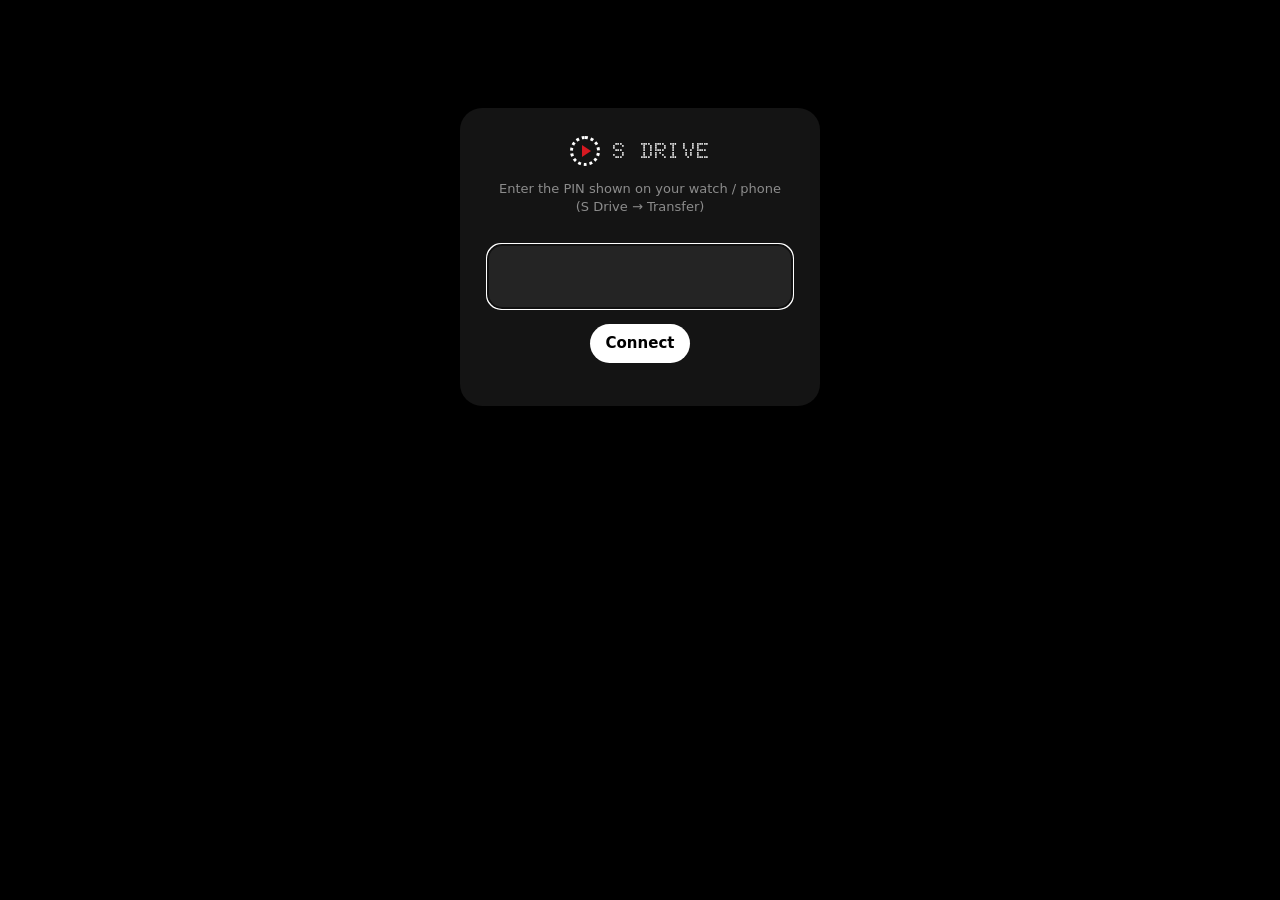
<file: SDrive/shared/src/main/assets/web/index.html>
<!doctype html>
<html lang="en">
<head>
<meta charset="utf-8">
<meta name="viewport" content="width=device-width, initial-scale=1">
<title>S Drive</title>
<style>
@font-face{font-family:SDot;src:url([data-uri]) format("truetype")}
:root{--bg:#000000;--s1:#141414;--s2:#242424;--s3:#2E2E2E;--tx:#FFFFFF;--dim:#8C8C8C;--ac:#FFFFFF;--red:#D71921}
*{box-sizing:border-box}
body{margin:0;background:var(--bg);color:var(--tx);font:15px/1.4 system-ui,-apple-system,Segoe UI,Roboto,sans-serif}
button,input{font:inherit;color:inherit}
.brand{font-family:SDot,monospace;font-weight:400;letter-spacing:1px}
.btn{background:var(--s2);border:0;border-radius:999px;padding:9px 16px;cursor:pointer;display:inline-flex;gap:8px;align-items:center}
.btn:hover{background:var(--s3)}
.btn.ac{background:var(--ac);color:#000;font-weight:600}
.btn.ac:hover{background:#ddd}
.ico{width:18px;height:18px;fill:currentColor;flex:none}
header{position:sticky;top:0;z-index:5;background:rgba(0,0,0,.94);border-bottom:1px solid var(--s2)}
.wrap{max-width:1400px;margin:0 auto;padding:14px 18px}
.top{display:flex;gap:12px;align-items:center}
.logo{display:flex;align-items:center;gap:12px}
.logo .dot{width:30px;height:30px;border-radius:50%;border:3px dotted var(--ac);display:grid;place-items:center}
.logo .dot:after{content:"";border-left:9px solid var(--red);border-top:6px solid transparent;border-bottom:6px solid transparent;margin-left:3px}
.logo .brand{font-size:22px}
.dev{color:var(--dim);font-size:13px}
.sp{flex:1}
.split{display:grid;grid-template-columns:minmax(300px,1fr) 2fr;gap:18px;align-items:start}
.left{display:flex;flex-direction:column;gap:14px;position:sticky;top:78px}
.card{background:var(--s1);border-radius:20px;padding:16px}
.card h2{margin:0 0 10px;font-size:13px;letter-spacing:.08em;text-transform:uppercase;color:var(--dim);font-weight:700}
.big{font-family:SDot,monospace;font-size:30px;line-height:1.1}
.dots{display:flex;gap:4px;margin:10px 0 6px}
.dots i{flex:1;height:7px;border-radius:7px;background:#2e2e2e}
.dots i.on{background:#fff}
.muted{color:var(--dim);font-size:13px}
.tabs{display:flex;gap:6px;margin-bottom:12px}
.tab{flex:1;border:0;border-radius:999px;padding:10px;background:var(--s2);cursor:pointer;font-weight:600}
.tab.on{background:#fff;color:#000}
.drop{border:2px dashed #555;border-radius:16px;padding:22px 12px;text-align:center;cursor:pointer;margin-bottom:10px}
.drop:hover{border-color:#fff}
.row2{display:flex;gap:8px;flex-wrap:wrap}
#cats.tiles{display:grid;grid-template-columns:repeat(auto-fill,minmax(84px,1fr));gap:6px}
.cat{display:flex;flex-direction:column;align-items:center;justify-content:center;gap:2px;padding:8px 4px;border-radius:18px;background:var(--s2);cursor:pointer;text-align:center;min-width:0}
.cat:hover{background:#2e2e2e}
.cat.on{background:#fff;color:#000}
.cat .ico{width:18px;height:18px}
.cat b{font-weight:500;font-size:12px;display:block;max-width:100%;white-space:nowrap;overflow:hidden;text-overflow:ellipsis}
.cat small{color:var(--dim);font-size:11px}
.cat.on small{color:#555}
.right{min-width:0}
.rhead{display:flex;align-items:center;gap:8px;margin-bottom:8px}
.crumbs{display:flex;gap:4px;flex-wrap:wrap;align-items:center;color:var(--dim);flex:1}
.crumbs a{color:var(--tx);text-decoration:none;padding:3px 8px;border-radius:8px;cursor:pointer}
.crumbs a:hover{background:var(--s2)}
.list{display:flex;flex-direction:column;gap:6px}
.row{display:flex;align-items:center;gap:12px;background:var(--s1);border-radius:14px;padding:10px 12px;cursor:pointer}
.row:hover{background:#1f1f1f}
.badge{width:38px;height:38px;border-radius:50%;display:grid;place-items:center;flex:none;background:var(--s2);color:#fff}
.name{flex:1;min-width:0}
.name b{font-weight:500;display:block;white-space:nowrap;overflow:hidden;text-overflow:ellipsis}
.name small{color:var(--dim)}
.acts{display:flex;gap:4px;opacity:.75}
.row:hover .acts{opacity:1}
.ib{background:transparent;border:0;border-radius:50%;width:34px;height:34px;display:grid;place-items:center;cursor:pointer;color:var(--dim)}
.ib:hover{background:var(--s2);color:var(--tx)}
.empty{color:var(--dim);text-align:center;padding:40px}
#drop{position:fixed;inset:0;background:rgba(255,255,255,.08);border:3px dashed #fff;display:none;place-items:center;font-size:24px;font-weight:700;z-index:20}
#tray{position:fixed;right:16px;bottom:16px;width:min(380px,calc(100vw - 32px));background:var(--s1);border:1px solid var(--s2);border-radius:18px;padding:12px;display:none;z-index:10;max-height:60vh;overflow:auto}
.tr{padding:8px 4px;border-bottom:1px solid var(--s2)}
.tr:last-child{border:0}
.tr .n{display:flex;justify-content:space-between;gap:8px;font-size:13px}
.tr .n span:first-child{white-space:nowrap;overflow:hidden;text-overflow:ellipsis}
.bar{height:5px;background:#333;border-radius:9px;margin-top:6px;overflow:hidden}
.bar i{display:block;height:100%;background:#fff;width:0}
.bar.err i{background:var(--red)}
#login{max-width:360px;margin:12vh auto;text-align:center;background:var(--s1);padding:28px;border-radius:22px}
#login input{width:100%;text-align:center;font-size:28px;letter-spacing:8px;background:var(--s2);border:0;border-radius:14px;padding:12px;margin:16px 0}
#modal{position:fixed;inset:0;background:rgba(0,0,0,.88);display:none;place-items:center;z-index:30}
#modal .box{max-width:min(1000px,94vw);max-height:90vh;display:flex;flex-direction:column;gap:10px;align-items:center}
#modal video,#modal img{max-width:94vw;max-height:80vh;border-radius:12px;background:#000}
.help{background:var(--s1);border-radius:20px;padding:22px;max-width:760px;text-align:left;max-height:88vh;overflow:auto}
.help h3{margin:16px 0 6px;font-size:16px}
.help ol{margin:0;padding-left:20px;color:#cfcfcf}
.help table{border-collapse:collapse;width:100%}
.help td{border-top:1px solid var(--s2);padding:6px 4px;color:#cfcfcf}
.chips{display:flex;gap:8px;flex-wrap:wrap}
.btn.red{background:var(--red);color:#fff;font-weight:600}
.btn.red:hover{background:#b8141c}
.btn.off{background:transparent;border:2px solid var(--red);color:var(--red);font-weight:600;padding:7px 14px}
.top{flex-wrap:wrap}
#offBar{display:none;background:var(--s1);border:2px solid var(--red);border-radius:16px;padding:12px 16px;margin-bottom:14px}
#offBar .btn{margin-left:8px}
#app.isoff .split{opacity:.35;pointer-events:none}
#toast{position:fixed;left:16px;bottom:16px;background:#fff;color:#000;border-radius:14px;padding:10px 14px;font-weight:600;display:none;z-index:40;max-width:calc(100vw - 32px)}
@media (max-width:900px){.split{grid-template-columns:1fr}.left{position:static}.acts .hide-sm{display:none}.wrap{padding:12px}}
</style>
</head>
<body>
<svg style="display:none">
<symbol id="i-folder" viewBox="0 0 24 24"><path d="M10 4H4c-1.1 0-2 .9-2 2v12c0 1.1.9 2 2 2h16c1.1 0 2-.9 2-2V8c0-1.1-.9-2-2-2h-8l-2-2z"/></symbol>
<symbol id="i-file" viewBox="0 0 24 24"><path d="M6 2c-1.1 0-2 .9-2 2v16c0 1.1.9 2 2 2h12c1.1 0 2-.9 2-2V8l-6-6H6zm7 7V3.5L18.5 9H13z"/></symbol>
<symbol id="i-music" viewBox="0 0 24 24"><path d="M12 3v10.55A4 4 0 1 0 14 17V7h4V3h-6z"/></symbol>
<symbol id="i-movie" viewBox="0 0 24 24"><path d="M18 4l2 4h-3l-2-4h-2l2 4h-3l-2-4H8l2 4H7L5 4H4c-1.1 0-2 .9-2 2v12c0 1.1.9 2 2 2h16c1.1 0 2-.9 2-2V4h-4z"/></symbol>
<symbol id="i-image" viewBox="0 0 24 24"><path d="M21 19V5c0-1.1-.9-2-2-2H5c-1.1 0-2 .9-2 2v14c0 1.1.9 2 2 2h14c1.1 0 2-.9 2-2zM8.5 13.5l2.5 3L14.5 12l4.5 6H5l3.5-4.5z"/></symbol>
<symbol id="i-doc" viewBox="0 0 24 24"><path d="M14 2H6c-1.1 0-2 .9-2 2v16c0 1.1.9 2 2 2h12c1.1 0 2-.9 2-2V8l-6-6zm2 16H8v-2h8v2zm0-4H8v-2h8v2zm-3-5V3.5L18.5 9H13z"/></symbol>
<symbol id="i-apps" viewBox="0 0 24 24"><path d="M4 8h4V4H4v4zm6 12h4v-4h-4v4zm-6 0h4v-4H4v4zm0-6h4v-4H4v4zm6 0h4v-4h-4v4zm6-10v4h4V4h-4zm-6 4h4V4h-4v4zm6 6h4v-4h-4v4zm0 6h4v-4h-4v4z"/></symbol>
<symbol id="i-zip" viewBox="0 0 24 24"><path d="M20.54 5.23l-1.39-1.68C18.88 3.21 18.47 3 18 3H6c-.47 0-.88.21-1.16.55L3.46 5.23C3.17 5.57 3 6.02 3 6.5V19c0 1.1.9 2 2 2h14c1.1 0 2-.9 2-2V6.5c0-.48-.17-.93-.46-1.27zM12 17.5L6.5 12H10v-2h4v2h3.5L12 17.5zM5.12 5l.81-1h12l.94 1H5.12z"/></symbol>
<symbol id="i-dl" viewBox="0 0 24 24"><path d="M19 9h-4V3H9v6H5l7 7 7-7zM5 18v2h14v-2H5z"/></symbol>
<symbol id="i-down" viewBox="0 0 24 24"><path d="M20 12l-1.4-1.4-5.6 5.6V4h-2v12.2l-5.6-5.6L4 12l8 8 8-8z"/></symbol>
<symbol id="i-up" viewBox="0 0 24 24"><path d="M4 12l1.4 1.4L11 7.8V20h2V7.8l5.6 5.6L20 12l-8-8-8 8z"/></symbol>
<symbol id="i-del" viewBox="0 0 24 24"><path d="M6 19c0 1.1.9 2 2 2h8c1.1 0 2-.9 2-2V7H6v12zM19 4h-3.5l-1-1h-5l-1 1H5v2h14V4z"/></symbol>
<symbol id="i-edit" viewBox="0 0 24 24"><path d="M3 17.25V21h3.75L17.8 9.94l-3.75-3.75L3 17.25zM20.7 7.04a1 1 0 0 0 0-1.41l-2.34-2.34a1 1 0 0 0-1.41 0l-1.83 1.83 3.75 3.75 1.83-1.83z"/></symbol>
<symbol id="i-play" viewBox="0 0 24 24"><path d="M8 5v14l11-7z"/></symbol>
<symbol id="i-add" viewBox="0 0 24 24"><path d="M19 13h-6v6h-2v-6H5v-2h6V5h2v6h6v2z"/></symbol>
<symbol id="i-refresh" viewBox="0 0 24 24"><path d="M17.65 6.35A7.96 7.96 0 0 0 12 4a8 8 0 1 0 7.73 10h-2.08A6 6 0 1 1 12 6c1.66 0 3.14.69 4.22 1.78L13 11h7V4l-2.35 2.35z"/></symbol>
</svg>

<div id="login" style="display:none">
  <div class="logo" style="justify-content:center"><span class="dot"></span><span class="brand">S DRIVE</span></div>
  <p class="muted">Enter the PIN shown on your watch / phone<br>(S Drive → Transfer)</p>
  <input id="pin" inputmode="numeric" maxlength="6" autocomplete="off" autofocus>
  <button class="btn ac" onclick="login()">Connect</button>
  <p id="loginErr" style="color:var(--red)"></p>
</div>

<div id="app" style="display:none">
<header><div class="wrap top">
  <div class="logo"><span class="dot"></span><div><span class="brand">S DRIVE</span><div class="dev" id="dev"></div></div></div>
  <div class="sp"></div>
  <button class="btn ac" id="swBtn" onclick="toggleTransfer()" title="Turn transfer on/off on the watch (same switch as the watch's Transfer screen)">Transfer: ON</button>
  <button class="btn red" onclick="stopAll()" title="Close the watch's port and exit S Drive on this PC (run S-Drive-PC.bat to start again)">&#9632; Stop</button>
  <button class="btn" onclick="showHelp()" title="How to transfer">? Help</button>
</div></header>

<div class="wrap" style="padding-bottom:0"><div id="offBar"></div></div>
<div class="wrap split">
  <!-- LEFT: storage, transfer (send / receive), categories -->
  <aside class="left">
    <section class="card">
      <h2>Storage</h2>
      <div class="big" id="used">—</div>
      <div class="dots" id="dots"></div>
      <div class="muted" id="free"></div>
    </section>

    <section class="card">
      <h2>Transfer</h2>
      <div class="tabs">
        <button class="tab on" id="tabSend" onclick="setMode('send')">Send to watch</button>
        <button class="tab" id="tabRecv" onclick="setMode('recv')">Receive from watch</button>
      </div>
      <div id="sendPanel">
        <div class="drop" onclick="pick(false)"><svg class="ico" style="width:28px;height:28px"><use href="#i-up"/></svg><br>Drop files or folders anywhere on this page<br><span class="muted">or click here to choose files</span></div>
        <div class="row2">
          <button class="btn ac" onclick="pick(false)"><svg class="ico"><use href="#i-up"/></svg>Upload files</button>
          <button class="btn" onclick="pick(true)"><svg class="ico"><use href="#i-folder"/></svg>Upload folder</button>
        </div>
        <p class="muted" id="destNote"></p>
      </div>
      <div id="recvPanel" style="display:none">
        <p class="muted" style="margin-top:0">On the watch: <b style="color:#fff">Transfer → Send → Choose files → long-press files → Send → PC browser</b>. They appear here and download automatically while this page is open.</p>
        <p class="muted" id="pcNote" style="display:none;color:#fff">S Drive PC is running: received files are saved to <b>Downloads\S-Drive</b> on this PC automatically.</p>
        <label class="muted" id="autoWrap"><input type="checkbox" id="auto" checked> auto-download</label>
        <div class="list" id="inList" style="margin-top:8px"></div>
        <p class="muted">You can also click any file on the right to download it.</p>
      </div>
    </section>

    <section class="card">
      <h2>Categories</h2>
      <div id="cats"><div class="muted">Loading…</div></div>
    </section>
  </aside>

  <!-- RIGHT: internal storage folders (or the chosen category) -->
  <main class="right">
    <div class="rhead">
      <div class="crumbs" id="crumbs"></div>
      <button class="btn" id="mkdirBtn" onclick="mkdir()" title="New folder"><svg class="ico"><use href="#i-add"/></svg>Folder</button>
      <button class="btn" onclick="refresh()" title="Refresh"><svg class="ico"><use href="#i-refresh"/></svg></button>
    </div>
    <div class="list" id="list"></div>
  </main>
</div>
</div>

<div id="drop">Drop files to send them to the watch</div>
<div id="toast"></div>
<div id="tray"><div style="display:flex;align-items:center;margin-bottom:6px"><b style="flex:1">Transfers</b><button class="ib" onclick="clearTray()" title="Clear">✕</button></div><div id="trList"></div></div>
<div id="modal" onclick="if(event.target.id==='modal')closeModal()"><div class="box" id="mbox"></div></div>
<template id="helpT">
<div class="help">
  <div class="brand" style="font-size:24px">HOW TO TRANSFER</div>
  <h3>PC → watch (Send to watch)</h3>
  <ol><li>Drag files or whole folders onto this page, or click <b>Upload files</b> / <b>Upload folder</b>.</li>
  <li>They go into the folder open on the right (received files: <code>Download/S-Drive</code> on the watch).</li>
  <li>Any file type works.</li></ol>
  <h3>Watch → PC (Receive from watch)</h3>
  <ol><li>On the watch: <b>Transfer → Send → Choose files</b>, long-press the files, tap Send, pick <b>PC browser</b>.</li>
  <li>Started with <b>S-Drive-PC.bat</b>: they are saved to <code>Downloads\S-Drive</code> on this PC automatically (also when you click a file's download button).</li>
  <li>Opened without it: they download through the browser while this page is open.</li></ol>
  <h3>Transfer ON / OFF and Stop</h3>
  <ol><li><b>Transfer: ON/OFF</b> (here and on the watch's Transfer screen): OFF = nothing can be sent or received.</li>
  <li><b>Stop</b>: the watch closes its port and S Drive on this PC exits. Run <b>S-Drive-PC.bat</b> again to start.</li></ol>
  <h3>Phone ↔ watch</h3>
  <ol><li>Open S Drive → Transfer on both. Send → choose files → pick the other device (Wi-Fi), or Bluetooth when there is no Wi-Fi.</li></ol>
  <h3>Speed</h3>
  <table><tr><td>Wi-Fi (this page, app to app)</td><td>fastest: up to ~4 MB/s on 2.4 GHz, more on 5 GHz with a good signal</td></tr>
  <tr><td>Bluetooth (watch ↔ phone)</td><td>≈ 0.1-0.3 MB/s</td></tr></table>
  <p class="muted">The Watch 6 has no USB data port. Keep the watch near the router for the best speed.</p>
  <div style="text-align:center;margin-top:14px"><button class="btn ac" onclick="closeModal()">Close</button></div>
</div>
</template>
<input type="file" id="fp" multiple style="display:none">
<input type="file" id="dp" webkitdirectory multiple style="display:none">

<script>
let pin = localStorage.getItem('wd_pin') || '';
let cwd = localStorage.getItem('wd_cwd') || '/';
let info = {};
let view = 'files';          // 'files' | 'catFolders' | 'catFiles'
let curCat = null, curCatDir = null, cats = [];
const $ = s => document.querySelector(s);
const enc = encodeURIComponent;
const fmt = b => { if (b < 1024) return b + ' B'; const u = ['KB','MB','GB','TB']; let v = b / 1024, i = 0; while (v >= 1024 && i < 3) { v /= 1024; i++ } return (v >= 100 ? v.toFixed(0) : v.toFixed(1)) + ' ' + u[i] };
const esc = s => String(s).replace(/[&<>"']/g, c => ({'&':'&amp;','<':'&lt;','>':'&gt;','"':'&quot;',"'":'&#39;'}[c]));
const kind = n => { const e = n.split('.').pop().toLowerCase();
  if (['mp4','mkv','webm','mov','avi','3gp','3g2','m4v','ts','flv','mpg','mpeg','mts','m2ts','vob','divx'].includes(e)) return 'video';
  if (['mp3','m4a','aac','wav','flac','ogg','opus','amr','mka','oga','weba','m4b','ac3','eac3','ec3','3ga'].includes(e)) return 'audio';
  if (['jpg','jpeg','png','gif','webp','bmp','heic'].includes(e)) return 'image';
  return 'file' };
const icon = { dir:'i-folder', video:'i-movie', audio:'i-music', image:'i-image', file:'i-file' };
const catIcon = { DOWNLOADS:'i-dl', IMAGES:'i-image', VIDEOS:'i-movie', AUDIO:'i-music', DOCUMENTS:'i-doc', APPS:'i-apps', ARCHIVES:'i-zip' };

async function api(path, opts = {}) {
  opts.headers = Object.assign({'X-Pin': pin}, opts.headers || {});
  const r = await fetch(path, opts);
  if (r.status === 401) { showLogin('Wrong PIN'); throw new Error('pin') }
  const j = await r.json().catch(() => ({}));
  if (r.status === 403 && j.off) { tOn = false; renderSwitch() }
  if (!r.ok) throw new Error(j.error || ('HTTP ' + r.status));
  return j;
}

// ---------- Transfer ON/OFF switch, Stop, connection state ----------
let tOn = true, pcHelper = false, stopped = false, lost = false;
function renderSwitch() {
  const b = $('#swBtn'); b.textContent = 'Transfer: ' + (tOn ? 'ON' : 'OFF');
  b.classList.toggle('ac', tOn); b.classList.toggle('off', !tOn);
  $('#app').classList.toggle('isoff', !tOn || lost);
  const bar = $('#offBar'), who = esc(info.name || 'the watch');
  if (lost) { bar.innerHTML = `Can't reach ${who}. Transfer may be switched off there, or it left the Wi-Fi. Retrying…`; bar.style.display = 'block' }
  else if (!tOn) { bar.innerHTML = `Transfer is <b>OFF</b> on ${who}: nothing can be sent or received.<button class="btn ac" onclick="setTransfer(true)">Turn ON</button>`; bar.style.display = 'block' }
  else bar.style.display = 'none';
}
async function setTransfer(on) {
  try { const j = await api('/api/transfer?on=' + (on ? 1 : 0), {method: 'POST'}); tOn = j.on; renderSwitch(); if (tOn) refresh() }
  catch (e) { if (e.message !== 'pin') alert(e.message) }
}
function toggleTransfer() { setTransfer(!tOn) }
async function stopAll() {
  if (!confirm('Stop S Drive?\n\nThe watch closes its port and S Drive on this PC exits.\nRun S-Drive-PC.bat again to start.')) return;
  try { await api('/api/pc/stop', {method: 'POST'}) } catch (_) {}
  stopped = true; queue.length = 0;
  document.body.innerHTML = `<div id="login" style="display:block"><div class="brand" style="font-size:26px">S DRIVE STOPPED</div>
    <p class="muted">The watch closed its port and S Drive on this PC has exited.<br>Run <b style="color:#fff">S-Drive-PC.bat</b> again to start.</p>
    <p class="muted">You can close this tab.</p></div>`;
}
let toastT = 0;
function note(msg) { const t = $('#toast'); t.textContent = msg; t.style.display = 'block'; clearTimeout(toastT); toastT = setTimeout(() => t.style.display = 'none', 3500) }
function showLogin(err) { $('#app').style.display = 'none'; $('#login').style.display = 'block'; $('#loginErr').textContent = err || ''; $('#pin').focus() }
async function login() { pin = $('#pin').value.trim(); localStorage.setItem('wd_pin', pin); await start() }
$('#pin').addEventListener('keydown', e => { if (e.key === 'Enter') login() });

async function start() {
  try { info = await api('/api/info') } catch (e) { if (e.message !== 'pin') showLogin(e.message); return }
  $('#login').style.display = 'none'; $('#app').style.display = 'block';
  $('#dev').textContent = `${info.name} · ${info.kind}`;
  tOn = info.on !== false; pcHelper = !!info.pc; renderSwitch();
  document.title = 'S Drive · ' + info.name;
  renderStorage();
  setMode(localStorage.getItem('wd_mode') || 'send');
  load(); loadCats(); pollOutbox();
}

function renderStorage() {
  const used = Math.max(0, info.total - info.free), f = info.total ? used / info.total : 0, N = 24, lit = Math.round(f * N);
  $('#used').textContent = fmt(used) + ' used';
  $('#dots').innerHTML = Array.from({length: N}, (_, i) => `<i class="${i < lit ? 'on' : ''}"></i>`).join('');
  $('#free').textContent = `${fmt(info.free)} free of ${fmt(info.total)}`;
}
async function refreshInfo() { try { info = await api('/api/info'); renderStorage() } catch (_) {} }

function setMode(m) {
  localStorage.setItem('wd_mode', m);
  $('#tabSend').classList.toggle('on', m === 'send');
  $('#tabRecv').classList.toggle('on', m === 'recv');
  $('#sendPanel').style.display = m === 'send' ? 'block' : 'none';
  $('#recvPanel').style.display = m === 'recv' ? 'block' : 'none';
}
function uploadDir() { return view === 'files' ? cwd : (info.receive || '/') }
function updateDestNote() { $('#destNote').innerHTML = 'Saved to: <b style="color:#fff">' + esc(uploadDir() === '/' ? 'Internal storage' : uploadDir()) + '</b> (open a folder on the right to change)' }

// ---------- categories (left) ----------
async function loadCats() {
  let j;
  try { j = await api('/api/categories') } catch (_) { return }
  cats = j.cats;
  $('#cats').classList.add('tiles');
  $('#cats').innerHTML = j.cats.map(c => `<div class="cat${curCat === c.id ? ' on' : ''}" data-c="${c.id}" title="${esc(c.label)}${j.ready ? ' · ' + fmt(c.bytes) : ''}">
      <svg class="ico"><use href="#${catIcon[c.id] || 'i-file'}"/></svg>
      <b>${esc(c.label)}</b><small>${j.ready ? c.count : '…'}</small></div>`).join('');
  $('#cats').querySelectorAll('.cat').forEach(el => el.onclick = () => openCat(el.dataset.c));
  if (!j.ready) setTimeout(loadCats, 2000);
}
function catById(id) { return cats.find(c => c.id === id) || {label: id, unit: 'files'} }

async function openCat(id) {
  view = 'catFolders'; curCat = id; curCatDir = null;
  document.querySelectorAll('.cat').forEach(el => el.classList.toggle('on', el.dataset.c === id));
  $('#mkdirBtn').style.display = 'none'; updateDestNote();
  const c = catById(id);
  $('#crumbs').innerHTML = `<a onclick="load('/')">${esc(info.name || 'Storage')}</a> / <a onclick="openCat('${id}')">${esc(c.label)}</a>`;
  let j;
  try { j = await api('/api/catfolders?cat=' + enc(id)) } catch (_) { return }
  const L = $('#list');
  if (!j.ready) { L.innerHTML = '<div class="empty">Indexing the watch storage…</div>'; setTimeout(() => { if (view === 'catFolders' && curCat === id) openCat(id) }, 2000); return }
  const total = j.folders.reduce((a, g) => a + g.count, 0);
  L.innerHTML = `<div class="row" data-d=""><div class="badge"><svg class="ico"><use href="#${catIcon[id] || 'i-file'}"/></svg></div><div class="name"><b>All ${esc(c.label.toLowerCase())}</b><small>${total} in ${j.folders.length} folders</small></div></div>`
    + (j.folders.length ? '' : `<div class="empty">No ${esc(c.unit)} found</div>`)
    + j.folders.map((g, i) => `<div class="row" data-i="${i}"><div class="badge"><svg class="ico"><use href="#i-folder"/></svg></div><div class="name"><b>${esc(g.name)}</b><small>${g.count} ${esc(c.unit)} · ${fmt(g.bytes)} · ${esc(g.dir)}</small></div></div>`).join('');
  L.querySelectorAll('.row').forEach(row => row.onclick = () => {
    if (row.dataset.i === undefined) openCatFiles(id, null, 'All ' + c.label.toLowerCase());
    else { const g = j.folders[+row.dataset.i]; openCatFiles(id, g.dir, g.name) }
  });
}

async function openCatFiles(id, dir, title) {
  view = 'catFiles'; curCat = id; curCatDir = dir;
  const c = catById(id);
  $('#crumbs').innerHTML = `<a onclick="load('/')">${esc(info.name || 'Storage')}</a> / <a onclick="openCat('${id}')">${esc(c.label)}</a> / <span>${esc(title)}</span>`;
  let j;
  try { j = await api('/api/catfiles?cat=' + enc(id) + (dir ? '&dir=' + enc(dir) : '')) } catch (_) { return }
  renderFiles(j.files.map(f => ({name: f.name, dir: false, size: f.size, mtime: f.mtime, path: f.path})), false);
}

// ---------- folder browser (right) ----------
async function load(path) {
  if (path !== undefined) cwd = path;
  view = 'files'; curCat = null;
  document.querySelectorAll('.cat').forEach(el => el.classList.remove('on'));
  $('#mkdirBtn').style.display = '';
  let j;
  try { j = await api('/api/list?path=' + enc(cwd)) } catch (e) { if (cwd !== '/') { cwd = '/'; return load() } return }
  cwd = j.path; localStorage.setItem('wd_cwd', cwd);
  updateDestNote();
  const parts = cwd.split('/').filter(Boolean);
  let acc = '';
  $('#crumbs').innerHTML = `<a onclick="load('/')">${esc(info.name || 'Root')}</a>` + parts.map(p => { acc += '/' + p; return ` / <a onclick="load(${esc(JSON.stringify(acc))})">${esc(p)}</a>` }).join('');
  renderFiles(j.entries.map(e => Object.assign({}, e, {path: (cwd === '/' ? '' : cwd) + '/' + e.name})), true);
}

function renderFiles(entries, editable) {
  const L = $('#list');
  if (!entries.length) { L.innerHTML = '<div class="empty">' + (editable ? 'Empty folder — drag files here to upload' : 'Nothing here') + '</div>'; return }
  L.innerHTML = entries.map((e, i) => {
    const k = e.dir ? 'dir' : kind(e.name);
    const sub = e.dir ? 'Folder' : `${fmt(e.size)} · ${new Date(e.mtime).toLocaleString()}`;
    return `<div class="row" data-i="${i}">
      <div class="badge"><svg class="ico"><use href="#${icon[k]}"/></svg></div>
      <div class="name"><b>${esc(e.name)}</b><small>${sub}</small></div>
      <div class="acts">
        ${!e.dir && k !== 'file' ? `<button class="ib" data-a="play" title="Preview"><svg class="ico"><use href="#i-play"/></svg></button>` : ''}
        ${!e.dir ? `<button class="ib" data-a="dl" title="Download"><svg class="ico"><use href="#i-down"/></svg></button>` : ''}
        ${editable ? `<button class="ib hide-sm" data-a="ren" title="Rename"><svg class="ico"><use href="#i-edit"/></svg></button>` : ''}
        <button class="ib hide-sm" data-a="del" title="Delete"><svg class="ico"><use href="#i-del"/></svg></button>
      </div></div>`;
  }).join('');
  L.querySelectorAll('.row').forEach(row => row.onclick = ev => {
    const e = entries[+row.dataset.i]; const p = e.path;
    const a = ev.target.closest('[data-a]')?.dataset.a;
    if (a === 'dl') return download(p);
    if (a === 'del') return del(p, e.name);
    if (a === 'ren') return ren(p, e.name);
    if (e.dir) return load(p);
    if (a === 'play' || kind(e.name) !== 'file') return preview(p, e.name);
    download(p);
  });
}

function refresh() {
  refreshInfo(); loadCats();
  if (view === 'files') load();
  else if (view === 'catFolders') openCat(curCat);
  else openCatFiles(curCat, curCatDir, $('#crumbs span') ? $('#crumbs span').textContent : '');
}

const fileUrl = (p, dl) => `/api/file?path=${enc(p)}&pin=${enc(pin)}${dl ? '&dl=1' : ''}`;
async function download(p) {
  if (pcHelper) { // S Drive PC helper running: it saves the file into Downloads\S-Drive on this PC
    try { await api('/api/outbox/add?path=' + enc(p), {method: 'POST'}); note('Saving to Downloads\\S-Drive: ' + p.split('/').pop()) }
    catch (e) { if (e.message !== 'pin') alert(e.message) }
    return;
  }
  const a = document.createElement('a'); a.href = fileUrl(p, true); a.download = ''; document.body.appendChild(a); a.click(); a.remove();
}
function preview(p, name) {
  const k = kind(name), u = fileUrl(p, false);
  $('#mbox').innerHTML = (k === 'video' ? `<video src="${u}" controls autoplay></video>` : k === 'audio' ? `<audio src="${u}" controls autoplay></audio>` : `<img src="${u}">`)
    + `<div class="chips"><button class="btn ac" onclick="download(${esc(JSON.stringify(p))})">Download</button><button class="btn" onclick="closeModal()">Close</button></div>`;
  $('#modal').style.display = 'grid';
  // Browsers only play some formats (e.g. no AC-3/DTS sound, no HEVC in many browsers). Say so instead of a black box.
  const m = $('#mbox').querySelector('video,audio');
  if (m) {
    const msg = t => { const d = document.createElement('div'); d.className = 'muted'; d.style.cssText = 'max-width:520px;text-align:center'; d.innerHTML = t; return d };
    m.addEventListener('error', () => m.replaceWith(msg(`This browser can't play <b style="color:#fff">${esc(name)}</b> (its format isn't supported by the browser). Download it and open it with VLC, or play it on the watch.`)));
    if (k === 'video') m.addEventListener('loadedmetadata', () => { if (!m.videoWidth) m.after(msg('This browser can\'t show this video\'s picture (format not supported). Download it and use VLC, or play it on the watch.')) });
  }
}
function closeModal() { $('#modal').style.display = 'none'; $('#mbox').innerHTML = '' }
function showHelp() { $('#mbox').innerHTML = $('#helpT').innerHTML; $('#modal').style.display = 'grid' }
document.addEventListener('keydown', e => { if (e.key === 'Escape') closeModal() });

async function del(p, n) { if (!confirm(`Delete "${n}" on ${info.name}?`)) return; try { await api('/api/delete?path=' + enc(p), {method:'POST'}) } catch (e) { alert(e.message) } refresh() }
async function ren(p, n) { const to = prompt('Rename to', n); if (!to || to === n) return; try { await api(`/api/rename?path=${enc(p)}&to=${enc(to)}`, {method:'POST'}) } catch (e) { alert(e.message) } refresh() }
async function mkdir() { const n = prompt('New folder name'); if (!n) return; try { await api('/api/mkdir?path=' + enc((cwd === '/' ? '' : cwd) + '/' + n), {method:'POST'}) } catch (e) { alert(e.message) } load() }

// ---------- uploads (Send to watch): 2 in parallel, streamed straight from disk ----------
const queue = []; let active = 0; const PAR = 2;
function pick(folder) { const el = folder ? $('#dp') : $('#fp'); el.value = ''; el.click() }
$('#fp').onchange = e => enqueue([...e.target.files].map(f => ({f, rel: ''})));
$('#dp').onchange = e => enqueue([...e.target.files].map(f => ({f, rel: (f.webkitRelativePath || '').split('/').slice(0, -1).join('/')})));
function enqueue(items) {
  const base = uploadDir();
  items.forEach(({f, rel}) => { const t = addTr(f.name, '↑'); queue.push({f, dir: (base === '/' ? '' : base) + (rel ? '/' + rel : '') || '/', t}) });
  pump();
}
function pump() {
  while (active < PAR && queue.length) {
    const job = queue.shift(); active++;
    upload(job).catch(err => setTr(job.t, -1, err.message)).finally(() => { active--; pump(); if (!active && !queue.length) refresh() });
  }
}
function upload({f, dir, t}) {
  return new Promise((res, rej) => {
    const x = new XMLHttpRequest(); t.xhr = x;
    x.open('PUT', `/api/upload?dir=${enc(dir)}&name=${enc(f.name)}`);
    x.setRequestHeader('X-Pin', pin); x.setRequestHeader('X-Via', enc('Wi-Fi ← Browser')); x.setRequestHeader('X-Mtime', String(f.lastModified || Date.now()));
    const t0 = performance.now();
    x.upload.onprogress = e => setTr(t, e.loaded / Math.max(1, f.size), `${fmt(e.loaded)} / ${fmt(f.size)} · ${fmt(e.loaded / ((performance.now() - t0) / 1000) || 0)}/s`);
    x.onload = () => { if (x.status < 300) { setTr(t, 1, 'Done · ' + fmt(f.size)); res() } else { let m = 'HTTP ' + x.status; try { m = JSON.parse(x.responseText).error || m } catch (_) {} rej(new Error(m)) } };
    x.onerror = () => rej(new Error('Connection lost'));
    x.onabort = () => rej(new Error('Cancelled'));
    x.send(f);
  });
}

// ---------- transfer tray ----------
function addTr(name, dir) {
  $('#tray').style.display = 'block';
  const el = document.createElement('div'); el.className = 'tr';
  el.innerHTML = `<div class="n"><span>${dir} ${esc(name)}</span><button class="ib" style="width:22px;height:22px">✕</button></div><div class="muted">Waiting…</div><div class="bar"><i></i></div>`;
  const t = {el};
  el.querySelector('button').onclick = () => { if (t.xhr) t.xhr.abort(); else { const i = queue.findIndex(q => q.t === t); if (i >= 0) queue.splice(i, 1); setTr(t, -1, 'Cancelled') } };
  $('#trList').prepend(el); return t;
}
function setTr(t, f, msg) { t.el.querySelector('.muted').textContent = msg; const b = t.el.querySelector('.bar'); if (f >= 0) b.querySelector('i').style.width = (f * 100) + '%'; else { b.classList.add('err'); b.querySelector('i').style.width = '100%' } }
function clearTray() { $('#trList').innerHTML = ''; $('#tray').style.display = 'none' }

// ---------- drag & drop (files and whole folders) ----------
let dragN = 0;
addEventListener('dragenter', e => { e.preventDefault(); dragN++; $('#drop').style.display = 'grid' });
addEventListener('dragleave', e => { if (--dragN <= 0) { dragN = 0; $('#drop').style.display = 'none' } });
addEventListener('dragover', e => e.preventDefault());
addEventListener('drop', async e => {
  e.preventDefault(); dragN = 0; $('#drop').style.display = 'none';
  const items = [...(e.dataTransfer.items || [])].map(i => i.webkitGetAsEntry && i.webkitGetAsEntry()).filter(Boolean);
  if (!items.length) return enqueue([...e.dataTransfer.files].map(f => ({f, rel: ''})));
  const out = [];
  async function walk(entry, rel) {
    if (entry.isFile) await new Promise(r => entry.file(f => { out.push({f, rel}); r() }, r));
    else if (entry.isDirectory) {
      const rd = entry.createReader(); const sub = rel ? rel + '/' + entry.name : entry.name;
      let batch; do { batch = await new Promise(r => rd.readEntries(r, () => r([]))); for (const c of batch) await walk(c, sub) } while (batch.length);
    }
  }
  for (const it of items) await walk(it, '');
  enqueue(out);
});

// ---------- Receive from watch: files the watch offers to this browser ----------
const seen = new Set();
async function pollOutbox() {
  if (stopped) return;
  try {
    const j = await api('/api/outbox');
    if (lost) { lost = false; refresh() }
    tOn = j.on !== false; pcHelper = !!j.pc; renderSwitch();
    $('#pcNote').style.display = pcHelper ? 'block' : 'none';
    $('#autoWrap').style.display = pcHelper ? 'none' : '';
    const L = $('#inList');
    L.innerHTML = j.items.length ? j.items.map(it => pcHelper
        ? `<div class="row"><div class="badge"><svg class="ico"><use href="#i-down"/></svg></div><div class="name"><b>${esc(it.name)}</b><small>${fmt(it.size)} · saving to Downloads\\S-Drive…</small></div></div>`
        : `<div class="row" onclick="getOut(${it.id})"><div class="badge"><svg class="ico"><use href="#i-down"/></svg></div><div class="name"><b>${esc(it.name)}</b><small>${fmt(it.size)} · click to download</small></div></div>`).join('')
      : '<div class="muted">Nothing waiting.</div>';
    if (j.items.length && localStorage.getItem('wd_mode') !== 'recv') setMode('recv');
    if (!pcHelper && $('#auto').checked) j.items.forEach(it => { if (!seen.has(it.id)) { seen.add(it.id); getOut(it.id) } });
  } catch (e) {
    if (e instanceof TypeError && !lost) { lost = true; renderSwitch() } // network error: watch unreachable
  }
  setTimeout(pollOutbox, 2000);
}
function getOut(id) { seen.add(id); const a = document.createElement('a'); a.href = `/api/outbox/file?id=${id}&pin=${enc(pin)}`; a.download = ''; document.body.appendChild(a); a.click(); a.remove() }

if (pin) start(); else showLogin();
</script>
</body>
</html>
</file>
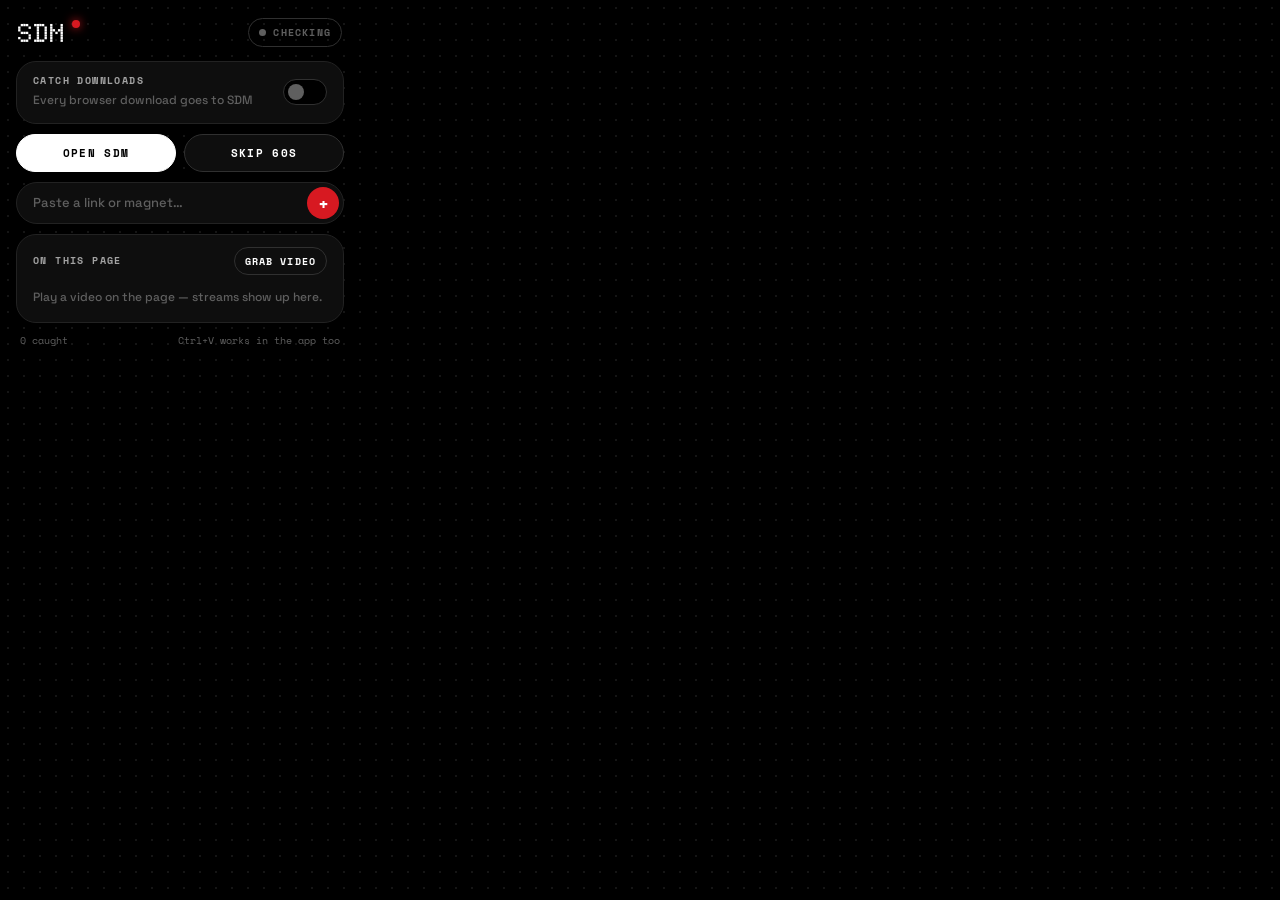
<file: SDM/extension/popup.html>
<!doctype html>
<html>
<head>
<meta charset="utf-8">
<link rel="stylesheet" href="popup.css">
</head>
<body>
  <header>
    <div class="brand"><span class="word">SDM</span><span class="rdot"></span></div>
    <div class="status" id="status"><i></i><span>Checking</span></div>
  </header>

  <section class="card catch">
    <div>
      <div class="label">Catch downloads</div>
      <div class="sub" id="catchsub">Every browser download goes to SDM</div>
    </div>
    <label class="toggle"><input type="checkbox" id="enabled"><span class="sw"></span></label>
  </section>

  <section class="card offline hidden" id="offline">
    <div class="label">SDM isn't running</div>
    <div class="sub">Downloads stay in the browser until it's back.</div>
    <button class="btn red" id="start">Start SDM</button>
  </section>

  <div class="row">
    <button class="btn solid" id="open">Open SDM</button>
    <button class="btn" id="skip" title="Let the browser handle downloads for 60 seconds">Skip 60s</button>
  </div>

  <form class="add" id="addform" autocomplete="off">
    <input id="addurl" placeholder="Paste a link or magnet…" spellcheck="false">
    <button class="go" type="submit" title="Add">+</button>
  </form>

  <section class="media">
    <div class="mhead"><span class="label">On this page</span><button class="btn sm" id="grabpage">Grab video</button></div>
    <div id="list" class="list"><div class="none">Play a video on the page — streams show up here.</div></div>
  </section>

  <footer><span id="caught">0 caught</span><span>Ctrl+V works in the app too</span></footer>
  <script src="popup.js"></script>
</body>
</html>
</file>
<file: SDM/extension/popup.css>
@font-face { font-family: "Doto"; font-weight: 900; src: url(fonts/doto-latin-900-normal.woff2) format("woff2"); font-display: block; }
@font-face { font-family: "Space Mono"; font-weight: 400; src: url(fonts/space-mono-latin-400-normal.woff2) format("woff2"); }
@font-face { font-family: "Space Mono"; font-weight: 700; src: url(fonts/space-mono-latin-700-normal.woff2) format("woff2"); }
@font-face { font-family: "Space Grotesk"; font-weight: 500; src: url(fonts/space-grotesk-latin-500-normal.woff2) format("woff2"); }

:root { --bg:#000; --card:#0e0e0e; --card2:#161616; --line:#222; --line2:#303030; --text:#fff; --t2:#a3a3a3; --t3:#5f5f5f; --red:#d71921; --doff:#232323; }
* { box-sizing: border-box; }
body {
  width: 360px; margin: 0; padding: 16px; background: var(--bg); color: var(--text);
  background-image: radial-gradient(circle, #151515 1px, transparent 1.4px); background-size: 16px 16px;
  font: 13px/1.4 "Space Grotesk", "Segoe UI", sans-serif; display: flex; flex-direction: column; gap: 10px;
}
button, input { font: inherit; color: inherit; }
.hidden { display: none !important; }
header { display: flex; align-items: center; justify-content: space-between; padding: 2px 2px 4px; }
.brand { display: flex; align-items: flex-start; gap: 6px; }
.word { font: 900 26px/1 "Doto", monospace; }
.rdot { width: 8px; height: 8px; border-radius: 50%; background: var(--red); box-shadow: 0 0 10px var(--red); }
.label { font: 700 10px/1 "Space Mono", monospace; letter-spacing: .14em; text-transform: uppercase; color: var(--t2); }
.sub { color: var(--t3); font-size: 12px; margin-top: 6px; }
.status { display: flex; align-items: center; gap: 7px; font: 700 10px "Space Mono", monospace; letter-spacing: .12em; text-transform: uppercase; color: var(--t3); border: 1px solid var(--line2); border-radius: 999px; padding: 6px 10px; }
.status i { width: 7px; height: 7px; border-radius: 50%; background: var(--t3); }
.status.on { color: var(--text); }
.status.on i { background: #fff; box-shadow: 0 0 8px rgba(255,255,255,.8); }
.status.off i { background: var(--red); }
.card { background: var(--card); border: 1px solid var(--line); border-radius: 20px; padding: 14px 16px; }
.catch { display: flex; align-items: center; justify-content: space-between; gap: 10px; }
.offline { display: flex; flex-direction: column; gap: 4px; }
.offline .btn { margin-top: 10px; }
.toggle input { display: none; }
.toggle .sw { display: block; width: 44px; height: 26px; border-radius: 999px; border: 1px solid var(--line2); background: var(--bg); position: relative; cursor: pointer; transition: background .2s; }
.toggle .sw::after { content: ""; position: absolute; top: 4px; left: 4px; width: 16px; height: 16px; border-radius: 50%; background: var(--t3); transition: transform .2s cubic-bezier(.3,.9,.3,1.2), background .2s; }
.toggle input:checked + .sw { background: var(--red); border-color: var(--red); }
.toggle input:checked + .sw::after { transform: translateX(18px); background: #fff; }
.row { display: flex; gap: 8px; }
.row .btn { flex: 1; }
.btn { height: 38px; border-radius: 999px; border: 1px solid var(--line2); background: var(--card); cursor: pointer; padding: 0 14px;
  font: 700 10.5px "Space Mono", monospace; letter-spacing: .12em; text-transform: uppercase; transition: border-color .15s, transform .08s; }
.btn:hover { border-color: var(--t3); }
.btn:active { transform: scale(.97); }
.btn.solid { background: #fff; color: #000; border-color: #fff; }
.btn.red { background: var(--red); border-color: var(--red); color: #fff; }
.btn.sm { height: 28px; padding: 0 10px; font-size: 9.5px; }
.add { display: flex; gap: 6px; align-items: center; background: var(--card); border: 1px solid var(--line); border-radius: 999px; padding: 4px 4px 4px 14px; }
.add input { flex: 1; border: 0; outline: 0; background: none; height: 32px; min-width: 0; }
.add input::placeholder { color: var(--t3); }
.go { width: 32px; height: 32px; border-radius: 50%; border: 0; background: var(--red); color: #fff; font: 700 18px/1 "Space Mono", monospace; cursor: pointer; }
.media { background: var(--card); border: 1px solid var(--line); border-radius: 20px; padding: 12px 12px 8px; }
.mhead { display: flex; align-items: center; justify-content: space-between; padding: 0 4px 8px; }
.list { display: flex; flex-direction: column; gap: 4px; max-height: 230px; overflow-y: auto; }
.none { color: var(--t3); font-size: 12px; padding: 6px 4px 8px; }
.m { display: grid; grid-template-columns: auto 1fr auto; gap: 10px; align-items: center; padding: 8px; border-radius: 12px; background: var(--card2); }
.m .t { font: 700 9px "Space Mono", monospace; letter-spacing: .1em; border: 1px solid var(--line2); border-radius: 999px; padding: 3px 7px; color: var(--t2); }
.m .t.hls, .m .t.dash { color: var(--red); border-color: rgba(215,25,33,.5); }
.m .n { overflow: hidden; text-overflow: ellipsis; white-space: nowrap; font-size: 12px; }
.m .s { display: block; color: var(--t3); font: 400 10px "Space Mono", monospace; }
footer { display: flex; justify-content: space-between; color: var(--t3); font: 400 10px "Space Mono", monospace; padding: 0 4px; }
.flash { position: fixed; left: 50%; bottom: 14px; transform: translateX(-50%); background: #fff; color: #000; border-radius: 999px; padding: 8px 14px;
  font: 700 10px "Space Mono", monospace; letter-spacing: .1em; text-transform: uppercase; white-space: nowrap; }
::-webkit-scrollbar { width: 8px; } ::-webkit-scrollbar-thumb { background: #2a2a2a; border-radius: 8px; }
</file>
